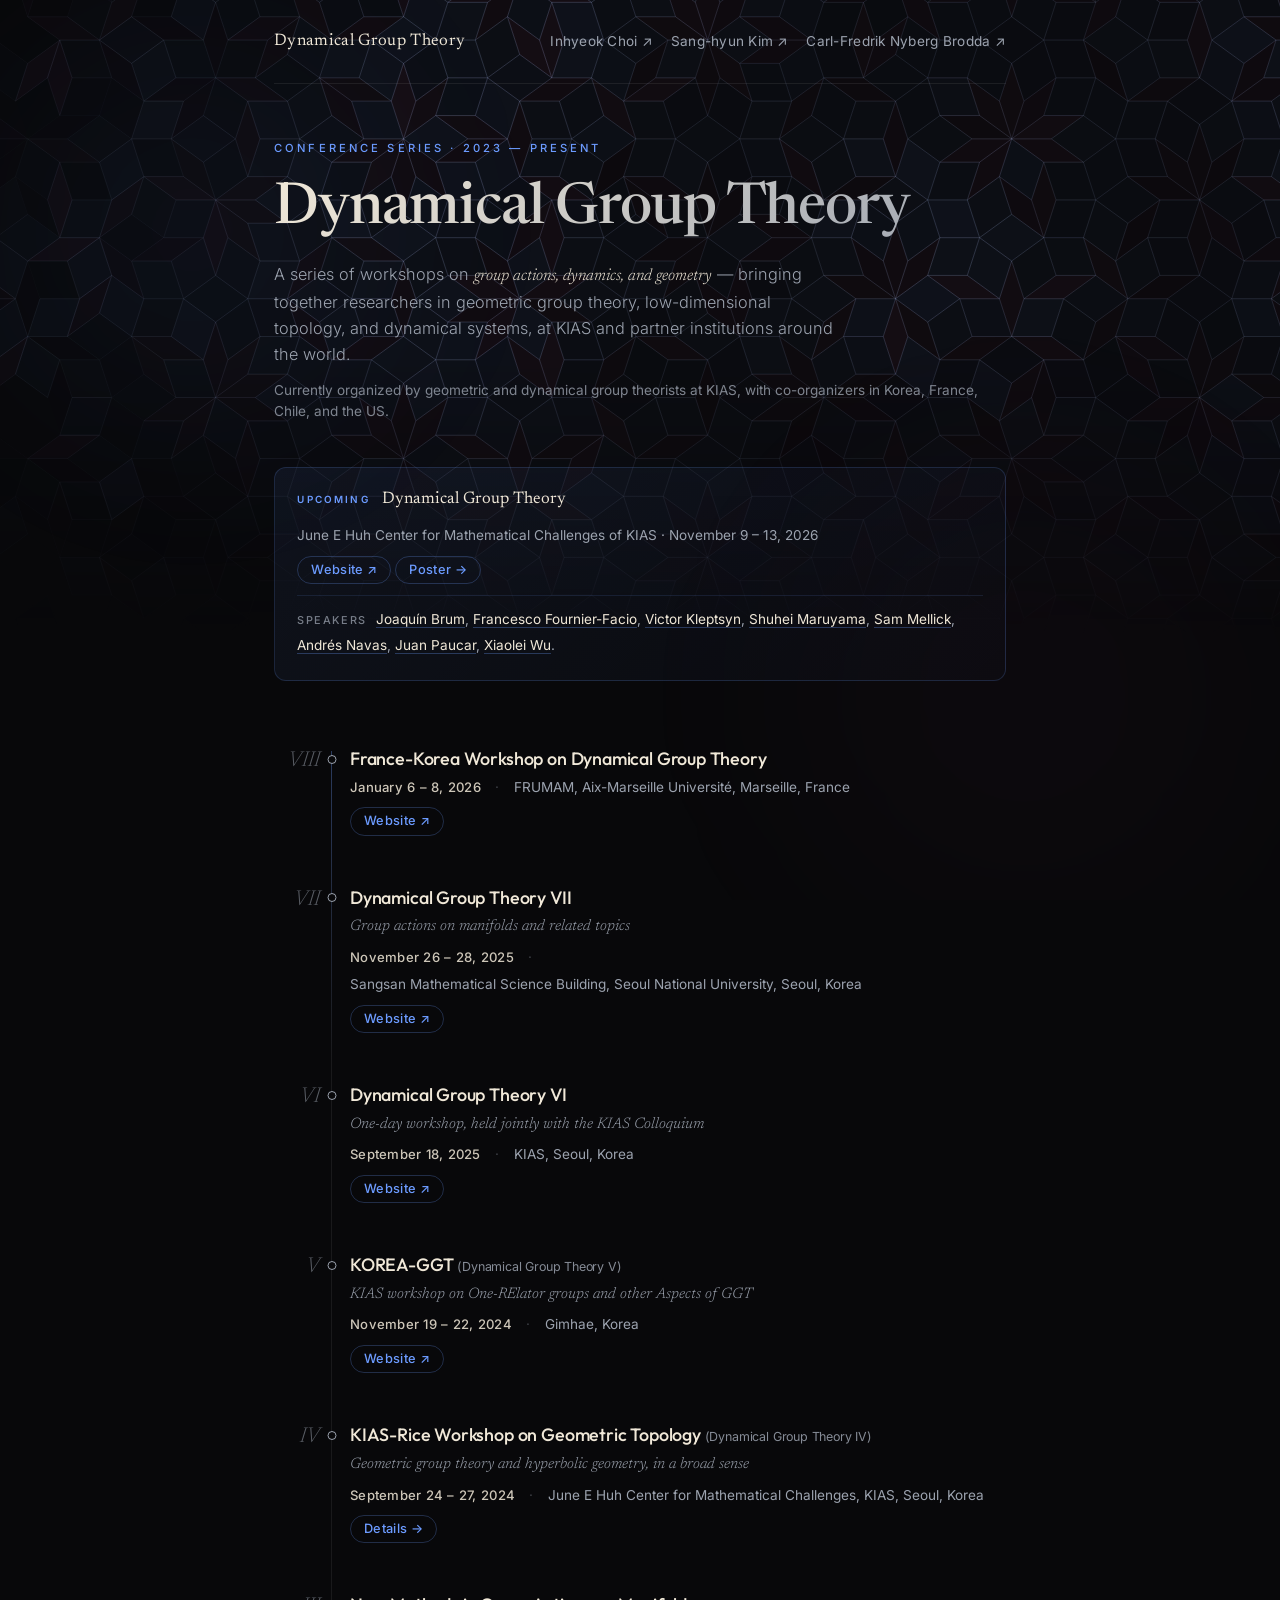
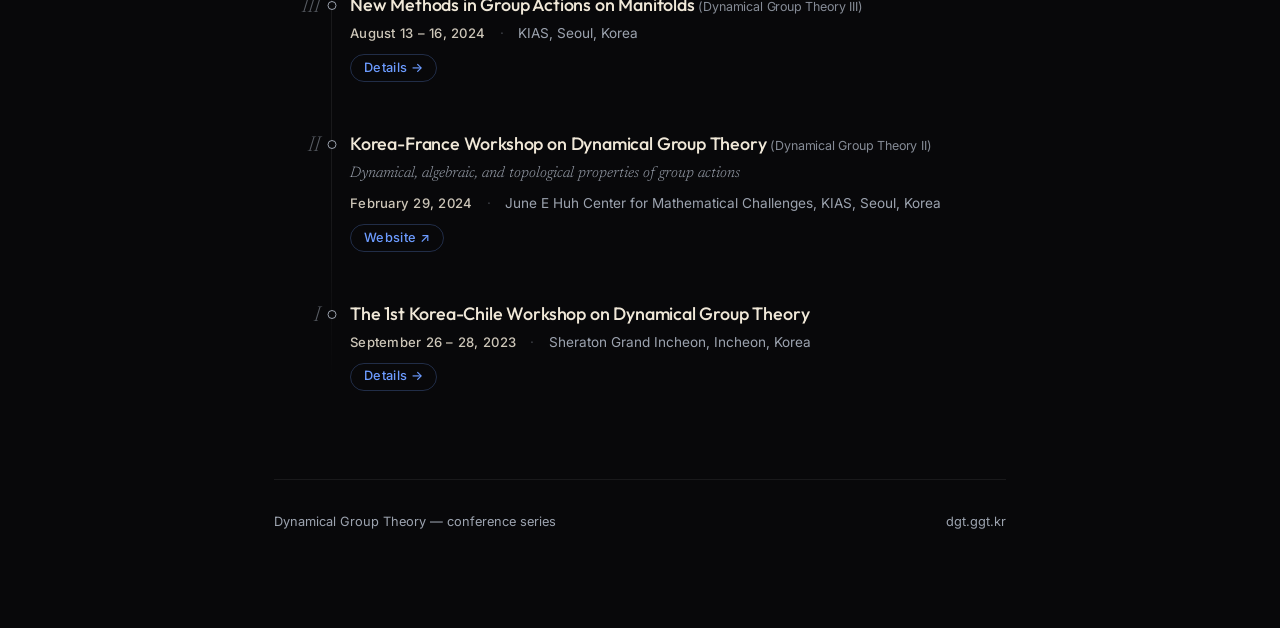
<file: index.html>
<!DOCTYPE html>
<html lang="en">

<head>
    <meta charset="UTF-8">
    <meta name="viewport" content="width=device-width, initial-scale=1.0">
    <title>Dynamical Group Theory</title>
    <meta name="description"
        content="Dynamical Group Theory — a conference series on group actions, dynamics, and geometric group theory, organized at KIAS and partner institutions since 2023.">
    <link rel="preconnect" href="https://fonts.googleapis.com">
    <link href="https://fonts.googleapis.com/css2?family=Newsreader:ital,wght@0,300;0,400;0,500;0,600;1,300;1,400&family=Inter:wght@300;400;500;600&family=Outfit:wght@400;500;600&display=swap"
        rel="stylesheet">
    <style>
        :root {
            --bg-color: #08080a;
            --bg-color-alt: #0e0e12;
            --text-main: #f0e8d8;
            --text-muted: #9ca3af;
            --accent: #6C9BFF;
            --accent-glow: rgba(108, 155, 255, 0.4);
            --border-color: rgba(255, 255, 255, 0.07);
            --card-bg: rgba(14, 14, 18, 0.7);
            --font-sans: 'Inter', system-ui, -apple-system, sans-serif;
            --font-display: 'Outfit', system-ui, sans-serif;
            --font-serif: 'Newsreader', Georgia, serif;
        }

        * {
            margin: 0;
            padding: 0;
            box-sizing: border-box;
        }

        body {
            font-family: var(--font-sans);
            background-color: var(--bg-color);
            color: var(--text-main);
            line-height: 1.6;
            -webkit-font-smoothing: antialiased;
            min-height: 100vh;
            overflow-x: hidden;
        }

        .bg-blobs {
            position: fixed;
            inset: 0;
            z-index: -1;
            overflow: hidden;
            pointer-events: none;
        }

        .blob {
            position: absolute;
            filter: blur(80px);
            opacity: 0.5;
            border-radius: 50%;
            animation: float 20s infinite ease-in-out alternate;
        }

        .blob-1 {
            top: -10%;
            left: -10%;
            width: 50vw;
            height: 50vw;
            background: radial-gradient(circle, rgba(108, 155, 255, 0.1) 0%, rgba(0, 0, 0, 0) 70%);
        }

        .blob-2 {
            bottom: -20%;
            right: -10%;
            width: 60vw;
            height: 60vw;
            background: radial-gradient(circle, rgba(255, 121, 198, 0.06) 0%, rgba(0, 0, 0, 0) 70%);
            animation-delay: -5s;
        }

        /* ── Penrose tiling hero canvas ──────────── */
        #penrose {
            position: absolute;
            top: 0;
            left: 0;
            width: 100%;
            height: clamp(440px, 72vh, 700px);
            z-index: -1;
            pointer-events: none;
            -webkit-mask-image: linear-gradient(to bottom, black 0%, black 55%, transparent 98%);
            mask-image: linear-gradient(to bottom, black 0%, black 55%, transparent 98%);
        }

        @keyframes float {
            0% { transform: translate(0, 0) scale(1); }
            100% { transform: translate(5%, 5%) scale(1.1); }
        }

        .container {
            max-width: 780px;
            margin: 0 auto;
            padding: 0 1.5rem 6rem;
        }

        /* ── Top bar ─────────────────────────────── */
        .topbar {
            display: flex;
            justify-content: space-between;
            align-items: center;
            padding: 1.75rem 0;
            margin-bottom: 3.5rem;
            border-bottom: 1px solid var(--border-color);
        }

        .topbar a {
            text-decoration: none;
            font-size: 0.85rem;
            letter-spacing: 0.02em;
            color: var(--text-muted);
            transition: color 0.25s ease;
        }

        .topbar a:hover {
            color: var(--accent);
        }

        .topbar .wordmark {
            font-family: var(--font-serif);
            font-size: 1.05rem;
            color: var(--text-main);
        }

        .topbar .wordmark:hover {
            color: var(--accent);
        }

        .organizers-links {
            display: flex;
            flex-wrap: wrap;
            justify-content: flex-end;
            gap: 0.35rem 1.1rem;
        }

        /* ── Hero ────────────────────────────────── */
        .kicker {
            font-size: 0.7rem;
            font-weight: 500;
            letter-spacing: 0.28em;
            text-transform: uppercase;
            color: var(--accent);
            margin-bottom: 1.25rem;
        }

        h1 {
            font-family: var(--font-serif);
            font-weight: 500;
            font-size: clamp(2.4rem, 6.5vw, 3.6rem);
            line-height: 1.1;
            letter-spacing: -0.02em;
            background: linear-gradient(135deg, #f0e8d8 0%, #9ca3af 100%);
            -webkit-background-clip: text;
            background-clip: text;
            -webkit-text-fill-color: transparent;
            margin-bottom: 1.25rem;
        }

        .lede {
            font-size: 1.02rem;
            font-weight: 300;
            color: var(--text-muted);
            max-width: 56ch;
            margin-bottom: 0.75rem;
        }

        .lede em {
            font-family: var(--font-serif);
            color: var(--text-main);
        }

        .organizer {
            font-size: 0.85rem;
            color: var(--text-muted);
            opacity: 0.8;
        }

        /* ── Upcoming note ───────────────────────── */
        .upcoming {
            margin: 2.75rem 0 0;
            padding: 1.15rem 1.4rem 1.3rem;
            background: linear-gradient(135deg, rgba(108, 155, 255, 0.07), rgba(108, 155, 255, 0.02));
            border: 1px solid rgba(108, 155, 255, 0.18);
            border-radius: 12px;
        }

        .upcoming .headline {
            display: flex;
            align-items: baseline;
            gap: 0.75rem;
            flex-wrap: wrap;
        }

        .upcoming .badge {
            font-size: 0.62rem;
            font-weight: 600;
            letter-spacing: 0.22em;
            text-transform: uppercase;
            color: var(--accent);
            white-space: nowrap;
        }

        .upcoming .what {
            font-family: var(--font-serif);
            font-size: 1.05rem;
            color: var(--text-main);
        }

        .upcoming .when {
            font-size: 0.85rem;
            color: var(--text-muted);
        }

        .upcoming .speakers-line {
            margin-top: 0.7rem;
            padding-top: 0.7rem;
            border-top: 1px solid rgba(108, 155, 255, 0.12);
            font-size: 0.85rem;
            color: var(--text-muted);
            line-height: 1.9;
        }

        .upcoming .speakers-line .label {
            font-size: 0.68rem;
            font-weight: 500;
            letter-spacing: 0.14em;
            text-transform: uppercase;
            color: var(--text-muted);
            opacity: 0.75;
            margin-right: 0.35rem;
        }

        .upcoming .speakers-line a {
            color: var(--text-main);
            text-decoration: none;
            border-bottom: 1px solid rgba(108, 155, 255, 0.3);
            transition: color 0.2s ease, border-color 0.2s ease;
        }

        .upcoming .speakers-line a:hover {
            color: var(--accent);
            border-color: var(--accent);
        }

        /* ── Timeline ────────────────────────────── */
        .timeline {
            list-style: none;
            margin-top: 4rem;
            position: relative;
            padding-left: 4.75rem;
        }

        .timeline::before {
            content: '';
            position: absolute;
            left: 3.55rem;
            top: 0.4rem;
            bottom: 0.4rem;
            width: 1px;
            background: linear-gradient(to bottom, rgba(108, 155, 255, 0.35), var(--border-color) 25%, var(--border-color) 85%, transparent);
        }

        .event {
            position: relative;
            padding: 0 0 3rem;
        }

        .event:last-child {
            padding-bottom: 0.5rem;
        }

        .event::before {
            content: '';
            position: absolute;
            left: -1.2rem;
            top: 0.62rem;
            transform: translateX(-0.5px);
            width: 7px;
            height: 7px;
            margin-left: -3px;
            border-radius: 50%;
            background: var(--bg-color);
            border: 1.5px solid var(--text-muted);
            transition: border-color 0.3s ease, box-shadow 0.3s ease;
        }

        .event:hover::before {
            border-color: var(--accent);
            box-shadow: 0 0 12px var(--accent-glow);
        }

        .roman {
            position: absolute;
            left: -4.75rem;
            top: 0;
            width: 2.9rem;
            text-align: right;
            font-family: var(--font-serif);
            font-style: italic;
            font-weight: 300;
            font-size: 1.35rem;
            line-height: 1.5;
            color: var(--text-muted);
            opacity: 0.55;
            transition: color 0.3s ease, opacity 0.3s ease;
        }

        .event:hover .roman {
            color: var(--accent);
            opacity: 1;
        }

        .event-name {
            font-family: var(--font-display);
            font-weight: 500;
            font-size: 1.12rem;
            letter-spacing: -0.01em;
            color: var(--text-main);
            margin-bottom: 0.2rem;
        }

        .event-name .series-tag {
            font-family: var(--font-sans);
            font-weight: 400;
            font-size: 0.78rem;
            color: var(--text-muted);
            opacity: 0.85;
            white-space: nowrap;
        }

        .event-theme {
            font-family: var(--font-serif);
            font-style: italic;
            font-weight: 300;
            font-size: 0.95rem;
            color: var(--text-muted);
            margin-bottom: 0.45rem;
            max-width: 52ch;
        }

        .event-meta {
            font-size: 0.85rem;
            color: var(--text-muted);
            display: flex;
            align-items: baseline;
            flex-wrap: wrap;
            gap: 0.35rem 0.9rem;
        }

        .event-meta .date {
            color: var(--text-main);
            opacity: 0.85;
            font-weight: 500;
            font-size: 0.82rem;
            letter-spacing: 0.02em;
        }

        .event-meta .sep {
            opacity: 0.35;
        }

        .event-link {
            display: inline-block;
            margin-top: 0.55rem;
            font-size: 0.8rem;
            font-weight: 500;
            letter-spacing: 0.03em;
            color: var(--accent);
            text-decoration: none;
            border: 1px solid rgba(108, 155, 255, 0.25);
            border-radius: 999px;
            padding: 0.18rem 0.8rem;
            transition: background 0.25s ease, box-shadow 0.25s ease, border-color 0.25s ease;
        }

        .event-link:hover {
            background: rgba(108, 155, 255, 0.1);
            border-color: rgba(108, 155, 255, 0.5);
            box-shadow: 0 0 16px rgba(108, 155, 255, 0.15);
        }

        .event-link.archived {
            color: var(--text-muted);
            border-color: var(--border-color);
        }

        .event-link.archived:hover {
            color: var(--text-main);
            background: rgba(255, 255, 255, 0.04);
            border-color: rgba(255, 255, 255, 0.18);
            box-shadow: none;
        }

        /* ── Footer ──────────────────────────────── */
        footer {
            margin-top: 5rem;
            padding-top: 2rem;
            border-top: 1px solid var(--border-color);
            font-size: 0.8rem;
            color: var(--text-muted);
            display: flex;
            justify-content: space-between;
            flex-wrap: wrap;
            gap: 0.5rem;
        }

        footer a {
            color: var(--text-muted);
            text-decoration: none;
            transition: color 0.25s ease;
        }

        footer a:hover {
            color: var(--accent);
        }

        /* ── Reveal animation ────────────────────────────────────────────────
           Items are visible by default; the script adds .pending only when
           IntersectionObserver is available, so content can never be lost. */
        .reveal {
            transition: opacity 0.7s ease, transform 0.7s ease;
        }

        .reveal.pending {
            opacity: 0;
            transform: translateY(18px);
        }

        @media (max-width: 600px) {
            .timeline {
                padding-left: 3.4rem;
            }

            .timeline::before {
                left: 2.4rem;
            }

            .roman {
                left: -3.4rem;
                width: 1.8rem;
                font-size: 1.1rem;
            }

            .event::before {
                left: -1rem;
            }
        }
    </style>
</head>

<body>
    <div class="bg-blobs">
        <div class="blob blob-1"></div>
        <div class="blob blob-2"></div>
    </div>
    <canvas id="penrose" aria-hidden="true"></canvas>

    <div class="container">
        <nav class="topbar">
            <a href="/" class="wordmark">Dynamical Group Theory</a>
            <span class="organizers-links">
                <a href="https://inhyeokchoi48.github.io/" target="_blank" rel="noopener">Inhyeok Choi ↗</a>
                <a href="https://me.kimsh.kr/" target="_blank" rel="noopener">Sang-hyun Kim ↗</a>
                <a href="https://sites.google.com/view/cf-nb/" target="_blank" rel="noopener">Carl-Fredrik Nyberg Brodda ↗</a>
            </span>
        </nav>

        <header>
            <p class="kicker">Conference Series · 2023 — Present</p>
            <h1>Dynamical Group Theory</h1>
            <p class="lede">A series of workshops on <em>group actions, dynamics, and geometry</em> —
                bringing together researchers in geometric group theory, low-dimensional topology, and
                dynamical systems, at KIAS and partner institutions around the world.</p>
            <p class="organizer">Currently organized by geometric and dynamical group theorists at KIAS, with co-organizers in Korea, France, Chile, and the US.</p>

            <div class="upcoming">
                <p class="headline">
                    <span class="badge">Upcoming</span>
                    <span class="what">Dynamical Group Theory</span>
                    <span class="when">June E Huh Center for Mathematical Challenges of KIAS · November 9 – 13, 2026</span>
                </p>
                <a class="event-link" href="https://sites.google.com/view/dgt9" target="_blank"
                    rel="noopener">Website ↗</a>
                <a class="event-link" href="dgt9/">Poster →</a>
                <p class="speakers-line">
                    <span class="label">Speakers</span>
                    <a href="https://www.fing.edu.uy/es/node/41160" target="_blank" rel="noopener">Joaquín Brum</a>,
                    <a href="https://www.fffmaths.com/" target="_blank" rel="noopener">Francesco
                        Fournier-Facio</a>,
                    <a href="https://perso.univ-rennes1.fr/victor.kleptsyn/" target="_blank" rel="noopener">Victor
                        Kleptsyn</a>,
                    <a href="https://shumaruyama.github.io/homepage/" target="_blank" rel="noopener">Shuhei Maruyama</a>,
                    <a href="https://sammellick.github.io" target="_blank" rel="noopener">Sam Mellick</a>,
                    <a href="https://www.dmcc.usach.cl/personas/andres-navas-flores/" target="_blank"
                        rel="noopener">Andrés Navas</a>,
                    <a href="https://jpaucar.pages.math.cnrs.fr/" target="_blank"
                        rel="noopener">Juan Paucar</a>,
                    <a href="https://wuxiaolei.org/" target="_blank" rel="noopener">Xiaolei Wu</a>.
                </p>
            </div>
        </header>

        <ol class="timeline">
            <li class="event reveal">
                <span class="roman">VIII</span>
                <p class="event-name">France-Korea Workshop on Dynamical Group Theory</p>
                <p class="event-meta">
                    <span class="date">January 6 – 8, 2026</span>
                    <span class="sep">·</span>
                    <span>FRUMAM, Aix-Marseille Université, Marseille, France</span>
                </p>
                <a class="event-link" href="https://mtriestino.perso.math.cnrs.fr/FrKoDGT.html" target="_blank"
                    rel="noopener">Website ↗</a>
            </li>

            <li class="event reveal">
                <span class="roman">VII</span>
                <p class="event-name">Dynamical Group Theory VII</p>
                <p class="event-theme">Group actions on manifolds and related topics</p>
                <p class="event-meta">
                    <span class="date">November 26 – 28, 2025</span>
                    <span class="sep">·</span>
                    <span>Sangsan Mathematical Science Building, Seoul National University, Seoul, Korea</span>
                </p>
                <a class="event-link" href="https://sites.google.com/view/dgtvii" target="_blank"
                    rel="noopener">Website ↗</a>
            </li>

            <li class="event reveal">
                <span class="roman">VI</span>
                <p class="event-name">Dynamical Group Theory VI</p>
                <p class="event-theme">One-day workshop, held jointly with the KIAS Colloquium</p>
                <p class="event-meta">
                    <span class="date">September 18, 2025</span>
                    <span class="sep">·</span>
                    <span>KIAS, Seoul, Korea</span>
                </p>
                <a class="event-link" href="https://sites.google.com/view/dgt6" target="_blank"
                    rel="noopener">Website ↗</a>
            </li>

            <li class="event reveal">
                <span class="roman">V</span>
                <p class="event-name">KOREA-GGT <span class="series-tag">(Dynamical Group Theory V)</span></p>
                <p class="event-theme">KIAS workshop on One-RElator groups and other Aspects of GGT</p>
                <p class="event-meta">
                    <span class="date">November 19 – 22, 2024</span>
                    <span class="sep">·</span>
                    <span>Gimhae, Korea</span>
                </p>
                <a class="event-link" href="https://sites.google.com/view/dgt5" target="_blank"
                    rel="noopener">Website ↗</a>
            </li>

            <li class="event reveal">
                <span class="roman">IV</span>
                <p class="event-name">KIAS-Rice Workshop on Geometric Topology <span class="series-tag">(Dynamical
                        Group Theory IV)</span></p>
                <p class="event-theme">Geometric group theory and hyperbolic geometry, in a broad sense</p>
                <p class="event-meta">
                    <span class="date">September 24 – 27, 2024</span>
                    <span class="sep">·</span>
                    <span>June E Huh Center for Mathematical Challenges, KIAS, Seoul, Korea</span>
                </p>
                <a class="event-link" href="dgt4/">Details →</a>
            </li>

            <li class="event reveal">
                <span class="roman">III</span>
                <p class="event-name">New Methods in Group Actions on Manifolds <span class="series-tag">(Dynamical
                        Group Theory III)</span></p>
                <p class="event-meta">
                    <span class="date">August 13 – 16, 2024</span>
                    <span class="sep">·</span>
                    <span>KIAS, Seoul, Korea</span>
                </p>
                <a class="event-link" href="dgt3/">Details →</a>
            </li>

            <li class="event reveal">
                <span class="roman">II</span>
                <p class="event-name">Korea-France Workshop on Dynamical Group Theory <span
                        class="series-tag">(Dynamical Group Theory II)</span></p>
                <p class="event-theme">Dynamical, algebraic, and topological properties of group actions</p>
                <p class="event-meta">
                    <span class="date">February 29, 2024</span>
                    <span class="sep">·</span>
                    <span>June E Huh Center for Mathematical Challenges, KIAS, Seoul, Korea</span>
                </p>
                <a class="event-link" href="https://events.kias.re.kr/h/KRdgt/" target="_blank"
                    rel="noopener">Website ↗</a>
            </li>

            <li class="event reveal">
                <span class="roman">I</span>
                <p class="event-name">The 1st Korea-Chile Workshop on Dynamical Group Theory</p>
                <p class="event-meta">
                    <span class="date">September 26 – 28, 2023</span>
                    <span class="sep">·</span>
                    <span>Sheraton Grand Incheon, Incheon, Korea</span>
                </p>
                <a class="event-link" href="dgt1/">Details →</a>
            </li>
        </ol>

        <footer>
            <span>Dynamical Group Theory — conference series</span>
            <a href="/">dgt.ggt.kr</a>
        </footer>
    </div>

    <script>
        /* ── Penrose P3 hero — de Bruijn pentagrid ─────────────────────────
           Exactly two tile shapes: thick rhombus (72°/108°, blue) and thin
           rhombus (36°/144°, rose). Slow circular pan + breathing shimmer.
           Static frame when prefers-reduced-motion (or #static, for tests). */
        (function () {
            const canvas = document.getElementById('penrose');
            if (!canvas || !canvas.getContext) return;
            const ctx = canvas.getContext('2d');
            const REDUCED = matchMedia('(prefers-reduced-motion: reduce)').matches
                || location.hash === '#static';
            const TAU = Math.PI * 2;
            const GAMMA = [0, 1, 2, 3, 4].map(j => ((0.13 + 0.618034 * j) % 1) - 0.5);
            const E = [0, 1, 2, 3, 4].map(j => [Math.cos(TAU * j / 5), Math.sin(TAU * j / 5)]);
            const PAN_R = 70, PAN_T = 150;          // px, seconds per revolution
            let tiles = [], W = 0, H = 0, maxDist = 1, raf = 0, visible = true;
            const mouse = { x: -1e4, y: -1e4 };

            function generate() {
                const dpr = Math.min(devicePixelRatio || 1, 2);
                W = canvas.clientWidth; H = canvas.clientHeight;
                canvas.width = W * dpr; canvas.height = H * dpr;
                ctx.setTransform(dpr, 0, 0, dpr, 0, 0);
                const edge = Math.max(30, Math.min(46, W * 0.031));
                const cx = W * 0.74, cy = H * 0.40;
                const reach = Math.hypot(Math.max(cx, W - cx), Math.max(cy, H - cy)) + PAN_R;
                const R = Math.ceil(reach / edge) + 2;
                tiles = []; maxDist = 1;
                for (let j = 0; j < 4; j++) for (let l = j + 1; l < 5; l++) {
                    const [ej, el] = [E[j], E[l]];
                    const det = ej[0] * el[1] - ej[1] * el[0];
                    for (let kj = -R; kj <= R; kj++) for (let kl = -R; kl <= R; kl++) {
                        const a = kj - GAMMA[j], b = kl - GAMMA[l];
                        const px = (a * el[1] - b * ej[1]) / det;
                        const py = (b * ej[0] - a * el[0]) / det;
                        if (px * px + py * py > (R - 1.5) * (R - 1.5)) continue;
                        const K = [];
                        for (let m = 0; m < 5; m++)
                            K[m] = m === j ? kj : m === l ? kl
                                : Math.ceil(px * E[m][0] + py * E[m][1] + GAMMA[m]);
                        const verts = [[0, 0], [1, 0], [1, 1], [0, 1]].map(([dj, dl]) => {
                            let x = 0, y = 0;
                            for (let m = 0; m < 5; m++) {
                                const k = m === j ? kj + dj : m === l ? kl + dl : K[m];
                                x += k * E[m][0]; y += k * E[m][1];
                            }
                            return [cx + x * edge, cy + y * edge];
                        });
                        const tx = (verts[0][0] + verts[2][0]) / 2, ty = (verts[0][1] + verts[2][1]) / 2;
                        if (tx < -80 || tx > W + 80 || ty < -80 || ty > H + 80) continue;
                        const path = new Path2D();
                        path.moveTo(verts[0][0], verts[0][1]);
                        for (let i = 1; i < 4; i++) path.lineTo(verts[i][0], verts[i][1]);
                        path.closePath();
                        const d = Math.hypot(tx - cx, ty - cy);
                        maxDist = Math.max(maxDist, d);
                        tiles.push({
                            path, x: tx, y: ty, d,
                            thick: (l - j === 1 || l - j === 4),
                            v: 0.75 + Math.random() * 0.5,      // per-tile brightness
                            rnd: Math.random()
                        });
                    }
                }
            }

            function draw(tSec) {
                ctx.clearRect(0, 0, W, H);
                const panA = TAU * tSec / PAN_T;
                const ox = REDUCED ? 0 : Math.cos(panA) * PAN_R * 0.5 - Math.cos(panA * 2) * PAN_R * 0.5;
                const oy = REDUCED ? 0 : Math.sin(panA) * PAN_R * 0.35;
                ctx.save();
                ctx.translate(ox, oy);
                for (const t of tiles) {
                    const born = REDUCED ? 1
                        : Math.max(0, Math.min(1, (tSec - (t.d / maxDist) * 1.7 - t.rnd * 0.35) * 2));
                    if (born === 0) continue;
                    const breath = REDUCED ? 1
                        : 0.8 + 0.25 * Math.sin(tSec * 0.35 - t.d * 0.012 + t.rnd * 1.5);
                    const mx = t.x + ox - mouse.x, my = t.y + oy - mouse.y;
                    const md2 = mx * mx + my * my;
                    const glow = md2 < 14400 ? (1 - md2 / 14400) : 0;   // 120px radius
                    const fillA = (t.thick ? 0.055 : 0.042) * t.v * breath * born + glow * 0.05;
                    ctx.fillStyle = t.thick
                        ? `rgba(108,155,255,${fillA})`
                        : `rgba(255,121,198,${fillA})`;
                    ctx.fill(t.path);
                    ctx.strokeStyle = `rgba(185,200,255,${(0.10 * born * breath + glow * 0.25).toFixed(3)})`;
                    ctx.lineWidth = 1;
                    ctx.stroke(t.path);
                }
                ctx.restore();
            }

            const t0 = performance.now();
            let lastFrame = 0;
            function loop(now) {
                raf = requestAnimationFrame(loop);
                if (now - lastFrame < 33 || !visible) return;   // ~30 fps
                lastFrame = now;
                draw((now - t0) / 1000);
            }

            generate();
            if (REDUCED) { draw(1e4); return; }
            raf = requestAnimationFrame(loop);
            document.addEventListener('visibilitychange', () => { visible = !document.hidden; });
            new IntersectionObserver(en => { visible = en[0].isIntersecting && !document.hidden; })
                .observe(canvas);
            if (matchMedia('(pointer: fine)').matches)
                addEventListener('pointermove', e => {
                    const r = canvas.getBoundingClientRect();
                    mouse.x = e.clientX - r.left; mouse.y = e.clientY - r.top;
                }, { passive: true });
            let rt;
            addEventListener('resize', () => { clearTimeout(rt); rt = setTimeout(generate, 200); });
        })();

        if ('IntersectionObserver' in window && window.innerHeight > 0) {
            const observer = new IntersectionObserver((entries) => {
                entries.forEach((entry) => {
                    if (entry.isIntersecting) {
                        entry.target.classList.remove('pending');
                        observer.unobserve(entry.target);
                    }
                });
            }, { threshold: 0.15 });
            document.querySelectorAll('.timeline .reveal').forEach((el) => {
                if (el.getBoundingClientRect().top > window.innerHeight) {
                    el.classList.add('pending');
                    observer.observe(el);
                }
            });
        }
    </script>
</body>

</html>
</file>
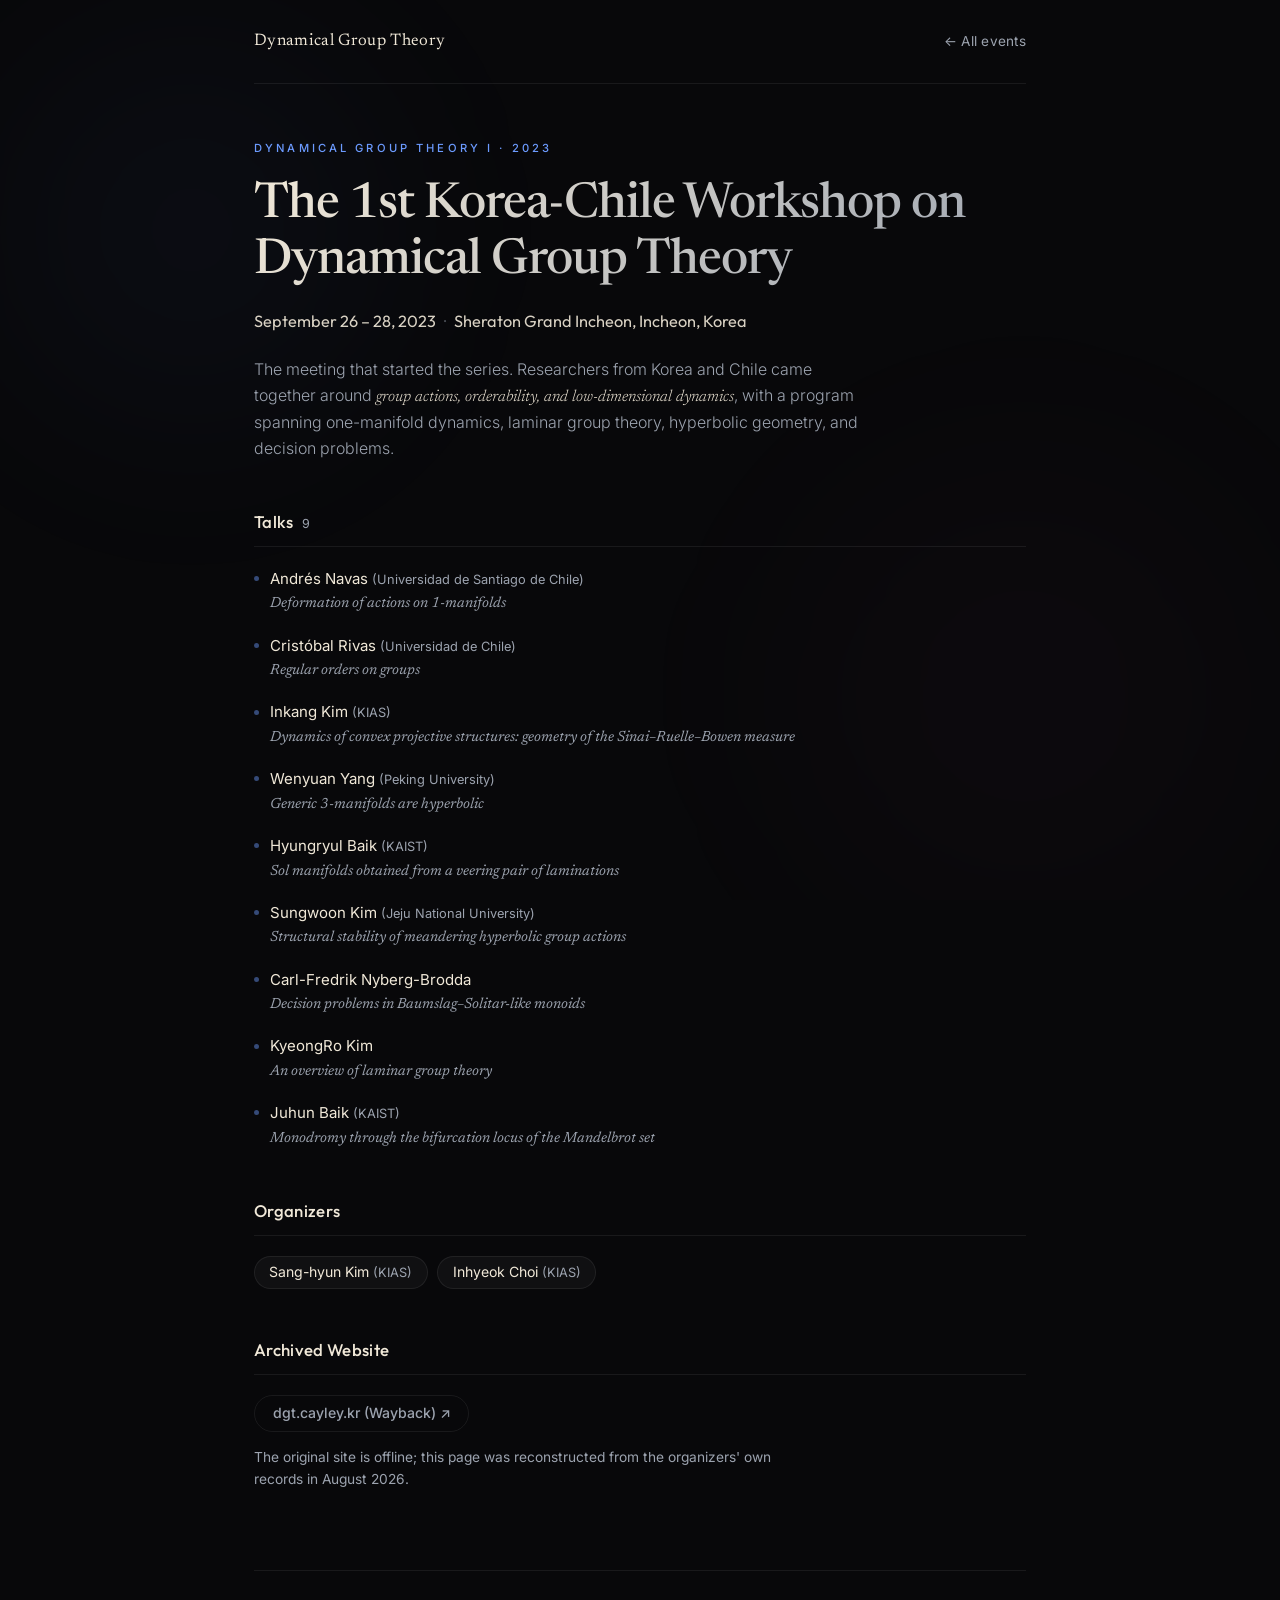
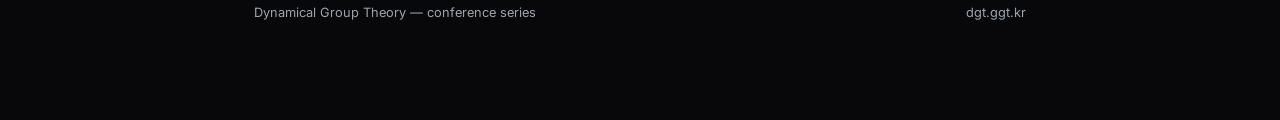
<file: dgt1/index.html>
<!DOCTYPE html>
<html lang="en">

<head>
    <meta charset="UTF-8">
    <meta name="viewport" content="width=device-width, initial-scale=1.0">
    <title>Dynamical Group Theory I</title>
    <meta name="description"
        content="The 1st Korea-Chile Workshop on Dynamical Group Theory (Dynamical Group Theory I), Sheraton Grand Incheon, Korea, September 26-28, 2023.">
    <link rel="preconnect" href="https://fonts.googleapis.com">
    <link href="https://fonts.googleapis.com/css2?family=Newsreader:ital,wght@0,300;0,400;0,500;0,600;1,300;1,400&family=Inter:wght@300;400;500;600&family=Outfit:wght@400;500;600&display=swap"
        rel="stylesheet">
    <link rel="stylesheet" href="../event.css">
</head>

<body>
    <div class="bg-blobs">
        <div class="blob blob-1"></div>
        <div class="blob blob-2"></div>
    </div>

    <div class="container">
        <nav class="topbar">
            <a href="../" class="wordmark">Dynamical Group Theory</a>
            <a href="../">← All events</a>
        </nav>

        <header>
            <p class="kicker">Dynamical Group Theory I · 2023</p>
            <h1>The 1st Korea-Chile Workshop on Dynamical Group Theory</h1>
            <p class="when-where">September 26 – 28, 2023<span class="sep">·</span>Sheraton Grand Incheon,
                Incheon, Korea</p>
            <p class="lede">The meeting that started the series. Researchers from Korea and Chile came together
                around <em>group actions, orderability, and low-dimensional dynamics</em>, with a program spanning
                one-manifold dynamics, laminar group theory, hyperbolic geometry, and decision problems.</p>
        </header>

        <section>
            <h2>Talks<span class="count">9</span></h2>
            <ul class="speakers with-titles">
                <li>Andrés Navas <span class="aff">(Universidad de Santiago de Chile)</span>
                    <span class="talk">Deformation of actions on 1-manifolds</span>
                </li>
                <li>Cristóbal Rivas <span class="aff">(Universidad de Chile)</span>
                    <span class="talk">Regular orders on groups</span>
                </li>
                <li>Inkang Kim <span class="aff">(KIAS)</span>
                    <span class="talk">Dynamics of convex projective structures: geometry of the
                        Sinai–Ruelle–Bowen measure</span>
                </li>
                <li>Wenyuan Yang <span class="aff">(Peking University)</span>
                    <span class="talk">Generic 3-manifolds are hyperbolic</span>
                </li>
                <li>Hyungryul Baik <span class="aff">(KAIST)</span>
                    <span class="talk">Sol manifolds obtained from a veering pair of laminations</span>
                </li>
                <li>Sungwoon Kim <span class="aff">(Jeju National University)</span>
                    <span class="talk">Structural stability of meandering hyperbolic group actions</span>
                </li>
                <li>Carl-Fredrik Nyberg-Brodda
                    <span class="talk">Decision problems in Baumslag–Solitar-like monoids</span>
                </li>
                <li>KyeongRo Kim
                    <span class="talk">An overview of laminar group theory</span>
                </li>
                <li>Juhun Baik <span class="aff">(KAIST)</span>
                    <span class="talk">Monodromy through the bifurcation locus of the Mandelbrot set</span>
                </li>
            </ul>
        </section>

        <section>
            <h2>Organizers</h2>
            <ul class="pills">
                <li>Sang-hyun Kim <span class="aff">(KIAS)</span></li>
                <li>Inhyeok Choi <span class="aff">(KIAS)</span></li>
            </ul>
        </section>

        <section>
            <h2>Archived Website</h2>
            <div class="docs">
                <a class="doc-link archived" href="https://web.archive.org/web/20240111130228/https://dgt.cayley.kr/"
                    target="_blank" rel="noopener">dgt.cayley.kr (Wayback) ↗</a>
            </div>
            <p class="plain" style="margin-top: 0.9rem;">The original site is offline; this page was reconstructed
                from the organizers' own records in August 2026.</p>
        </section>

        <footer>
            <span>Dynamical Group Theory — conference series</span>
            <a href="../">dgt.ggt.kr</a>
        </footer>
    </div>
</body>

</html>
</file>
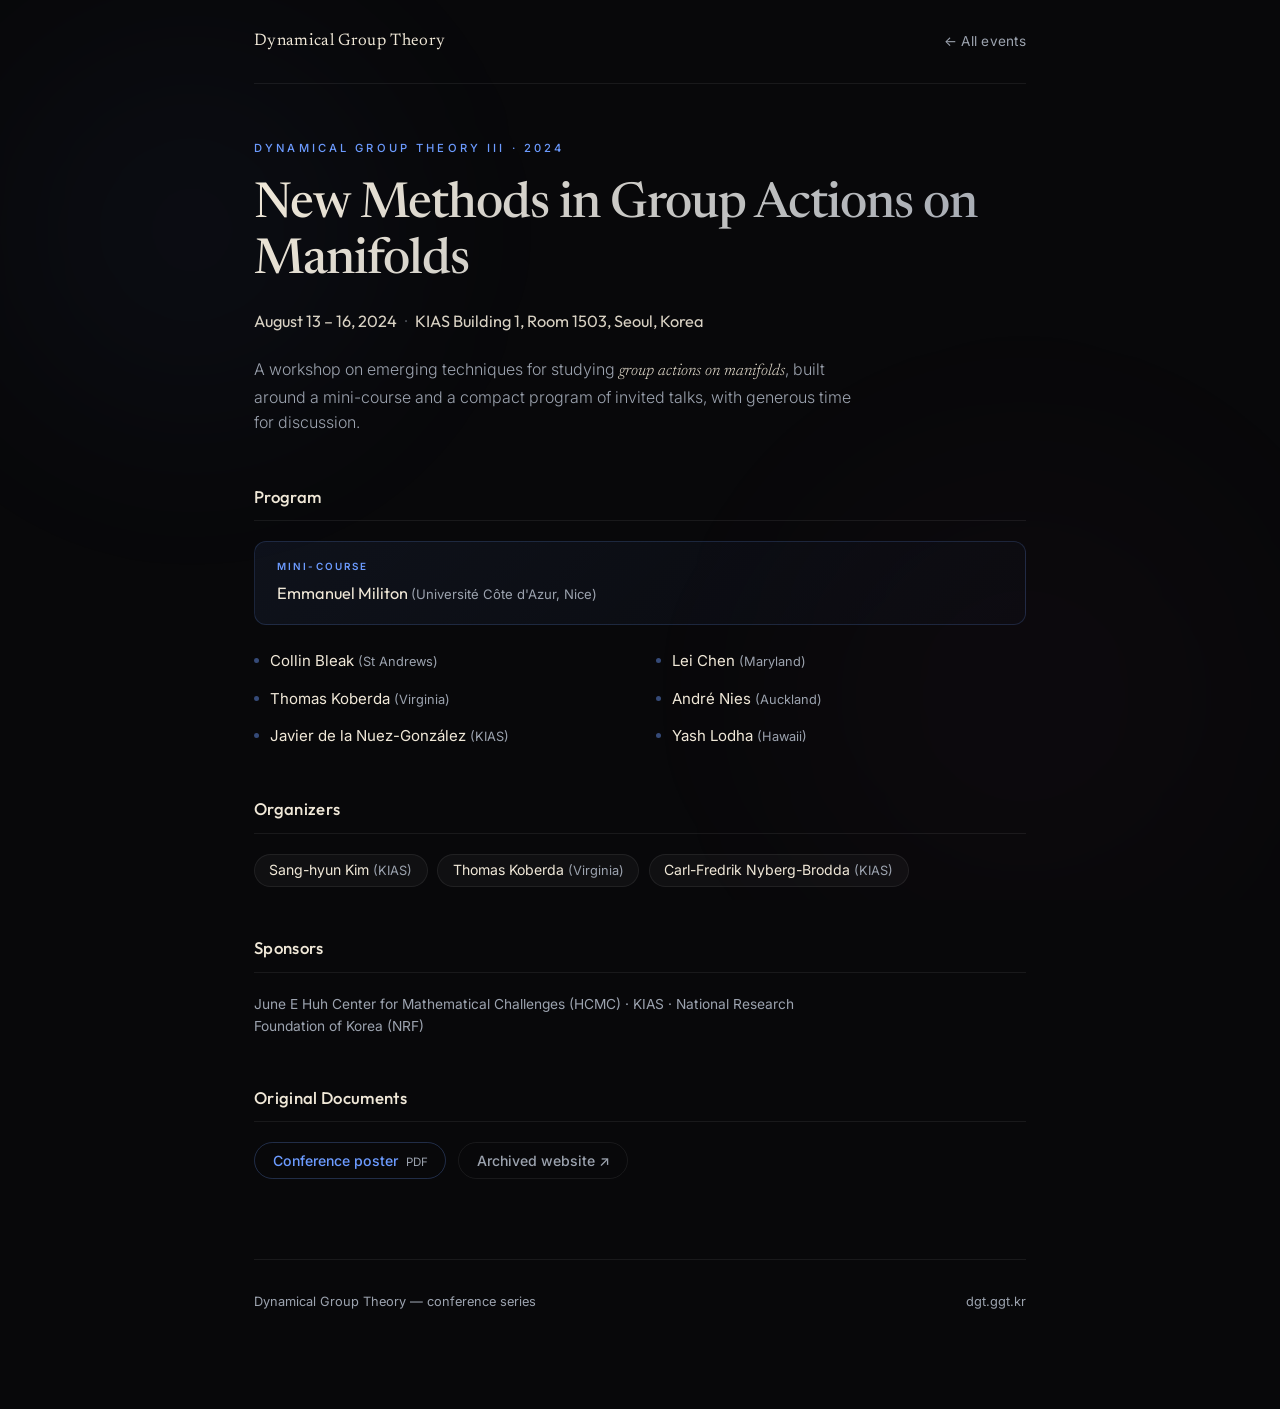
<file: dgt3/index.html>
<!DOCTYPE html>
<html lang="en">

<head>
    <meta charset="UTF-8">
    <meta name="viewport" content="width=device-width, initial-scale=1.0">
    <title>Dynamical Group Theory III</title>
    <meta name="description"
        content="New Methods in Group Actions on Manifolds (Dynamical Group Theory III), KIAS, Seoul, Korea, August 13-16, 2024.">
    <link rel="preconnect" href="https://fonts.googleapis.com">
    <link href="https://fonts.googleapis.com/css2?family=Newsreader:ital,wght@0,300;0,400;0,500;0,600;1,300;1,400&family=Inter:wght@300;400;500;600&family=Outfit:wght@400;500;600&display=swap"
        rel="stylesheet">
    <link rel="stylesheet" href="../event.css">
</head>

<body>
    <div class="bg-blobs">
        <div class="blob blob-1"></div>
        <div class="blob blob-2"></div>
    </div>

    <div class="container">
        <nav class="topbar">
            <a href="../" class="wordmark">Dynamical Group Theory</a>
            <a href="../">← All events</a>
        </nav>

        <header>
            <p class="kicker">Dynamical Group Theory III · 2024</p>
            <h1>New Methods in Group Actions on Manifolds</h1>
            <p class="when-where">August 13 – 16, 2024<span class="sep">·</span>KIAS Building 1, Room 1503,
                Seoul, Korea</p>
            <p class="lede">A workshop on emerging techniques for studying <em>group actions on manifolds</em>,
                built around a mini-course and a compact program of invited talks, with generous time for
                discussion.</p>
        </header>

        <section>
            <h2>Program</h2>
            <div class="mini-course">
                <span class="badge">Mini-course</span>
                <span class="who">Emmanuel Militon <span class="aff">(Université Côte d'Azur, Nice)</span></span>
            </div>
            <ul class="speakers">
                <li>Collin Bleak <span class="aff">(St Andrews)</span></li>
                <li>Lei Chen <span class="aff">(Maryland)</span></li>
                <li>Thomas Koberda <span class="aff">(Virginia)</span></li>
                <li>André Nies <span class="aff">(Auckland)</span></li>
                <li>Javier de la Nuez-González <span class="aff">(KIAS)</span></li>
                <li>Yash Lodha <span class="aff">(Hawaii)</span></li>
            </ul>
        </section>

        <section>
            <h2>Organizers</h2>
            <ul class="pills">
                <li>Sang-hyun Kim <span class="aff">(KIAS)</span></li>
                <li>Thomas Koberda <span class="aff">(Virginia)</span></li>
                <li>Carl-Fredrik Nyberg-Brodda <span class="aff">(KIAS)</span></li>
            </ul>
        </section>

        <section>
            <h2>Sponsors</h2>
            <p class="plain">June E Huh Center for Mathematical Challenges (HCMC) · KIAS · National Research
                Foundation of Korea (NRF)</p>
        </section>

        <section>
            <h2>Original Documents</h2>
            <div class="docs">
                <a class="doc-link" href="poster.pdf" target="_blank" rel="noopener">Conference poster <span
                        class="kind">PDF</span></a>
                <a class="doc-link archived"
                    href="https://web.archive.org/web/20241004232423/https://sites.google.com/view/dgt3-kias"
                    target="_blank" rel="noopener">Archived website ↗</a>
            </div>
        </section>

        <footer>
            <span>Dynamical Group Theory — conference series</span>
            <a href="../">dgt.ggt.kr</a>
        </footer>
    </div>
</body>

</html>
</file>
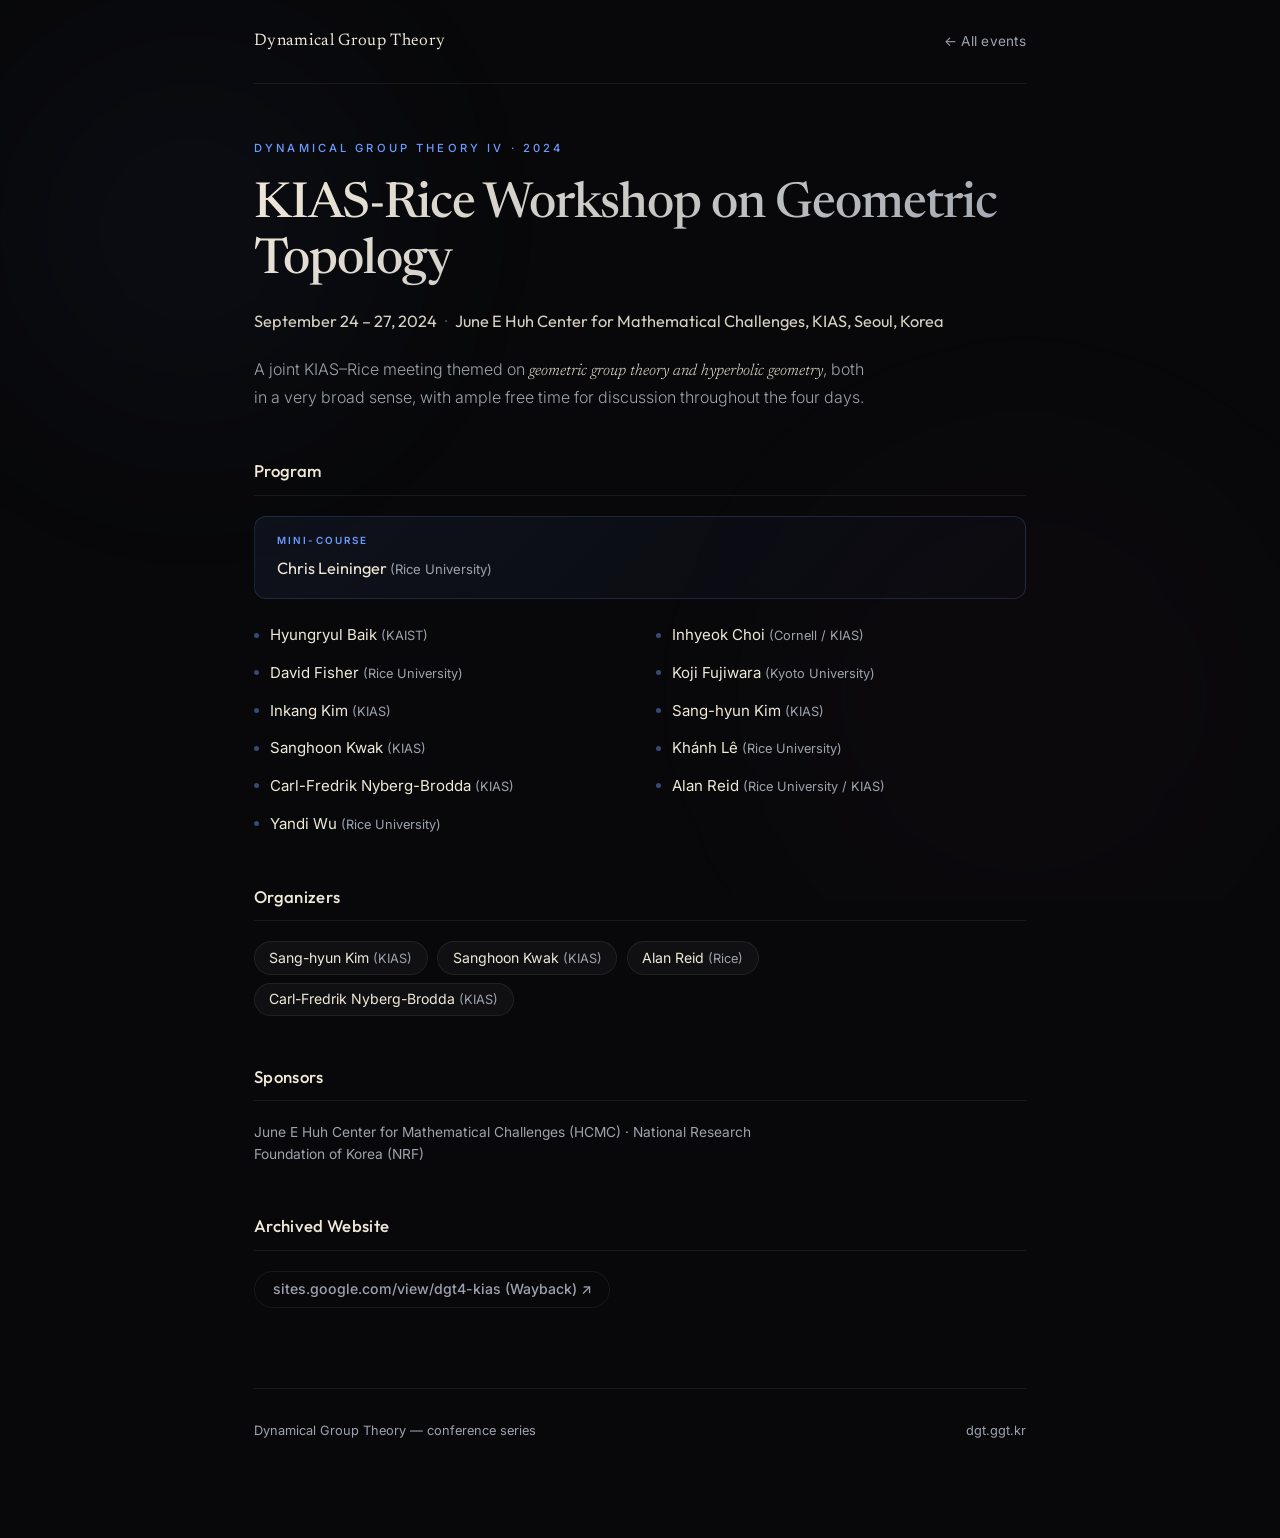
<file: dgt4/index.html>
<!DOCTYPE html>
<html lang="en">

<head>
    <meta charset="UTF-8">
    <meta name="viewport" content="width=device-width, initial-scale=1.0">
    <title>Dynamical Group Theory IV</title>
    <meta name="description"
        content="KIAS-Rice Workshop on Geometric Topology (Dynamical Group Theory IV), June E Huh Center for Mathematical Challenges, KIAS, Seoul, September 24-27, 2024.">
    <link rel="preconnect" href="https://fonts.googleapis.com">
    <link href="https://fonts.googleapis.com/css2?family=Newsreader:ital,wght@0,300;0,400;0,500;0,600;1,300;1,400&family=Inter:wght@300;400;500;600&family=Outfit:wght@400;500;600&display=swap"
        rel="stylesheet">
    <link rel="stylesheet" href="../event.css">
</head>

<body>
    <div class="bg-blobs">
        <div class="blob blob-1"></div>
        <div class="blob blob-2"></div>
    </div>

    <div class="container">
        <nav class="topbar">
            <a href="../" class="wordmark">Dynamical Group Theory</a>
            <a href="../">← All events</a>
        </nav>

        <header>
            <p class="kicker">Dynamical Group Theory IV · 2024</p>
            <h1>KIAS-Rice Workshop on Geometric Topology</h1>
            <p class="when-where">September 24 – 27, 2024<span class="sep">·</span>June E Huh Center for
                Mathematical Challenges, KIAS, Seoul, Korea</p>
            <p class="lede">A joint KIAS–Rice meeting themed on <em>geometric group theory and hyperbolic
                geometry</em>, both in a very broad sense, with ample free time for discussion throughout the
                four days.</p>
        </header>

        <section>
            <h2>Program</h2>
            <div class="mini-course">
                <span class="badge">Mini-course</span>
                <span class="who">Chris Leininger <span class="aff">(Rice University)</span></span>
            </div>
            <ul class="speakers">
                <li>Hyungryul Baik <span class="aff">(KAIST)</span></li>
                <li>Inhyeok Choi <span class="aff">(Cornell / KIAS)</span></li>
                <li>David Fisher <span class="aff">(Rice University)</span></li>
                <li>Koji Fujiwara <span class="aff">(Kyoto University)</span></li>
                <li>Inkang Kim <span class="aff">(KIAS)</span></li>
                <li>Sang-hyun Kim <span class="aff">(KIAS)</span></li>
                <li>Sanghoon Kwak <span class="aff">(KIAS)</span></li>
                <li>Khánh Lê <span class="aff">(Rice University)</span></li>
                <li>Carl-Fredrik Nyberg-Brodda <span class="aff">(KIAS)</span></li>
                <li>Alan Reid <span class="aff">(Rice University / KIAS)</span></li>
                <li>Yandi Wu <span class="aff">(Rice University)</span></li>
            </ul>
        </section>

        <section>
            <h2>Organizers</h2>
            <ul class="pills">
                <li>Sang-hyun Kim <span class="aff">(KIAS)</span></li>
                <li>Sanghoon Kwak <span class="aff">(KIAS)</span></li>
                <li>Alan Reid <span class="aff">(Rice)</span></li>
                <li>Carl-Fredrik Nyberg-Brodda <span class="aff">(KIAS)</span></li>
            </ul>
        </section>

        <section>
            <h2>Sponsors</h2>
            <p class="plain">June E Huh Center for Mathematical Challenges (HCMC) · National Research Foundation
                of Korea (NRF)</p>
        </section>

        <section>
            <h2>Archived Website</h2>
            <div class="docs">
                <a class="doc-link archived"
                    href="https://web.archive.org/web/20250916114036/https://sites.google.com/view/dgt4-kias"
                    target="_blank" rel="noopener">sites.google.com/view/dgt4-kias (Wayback) ↗</a>
            </div>
        </section>

        <footer>
            <span>Dynamical Group Theory — conference series</span>
            <a href="../">dgt.ggt.kr</a>
        </footer>
    </div>
</body>

</html>
</file>
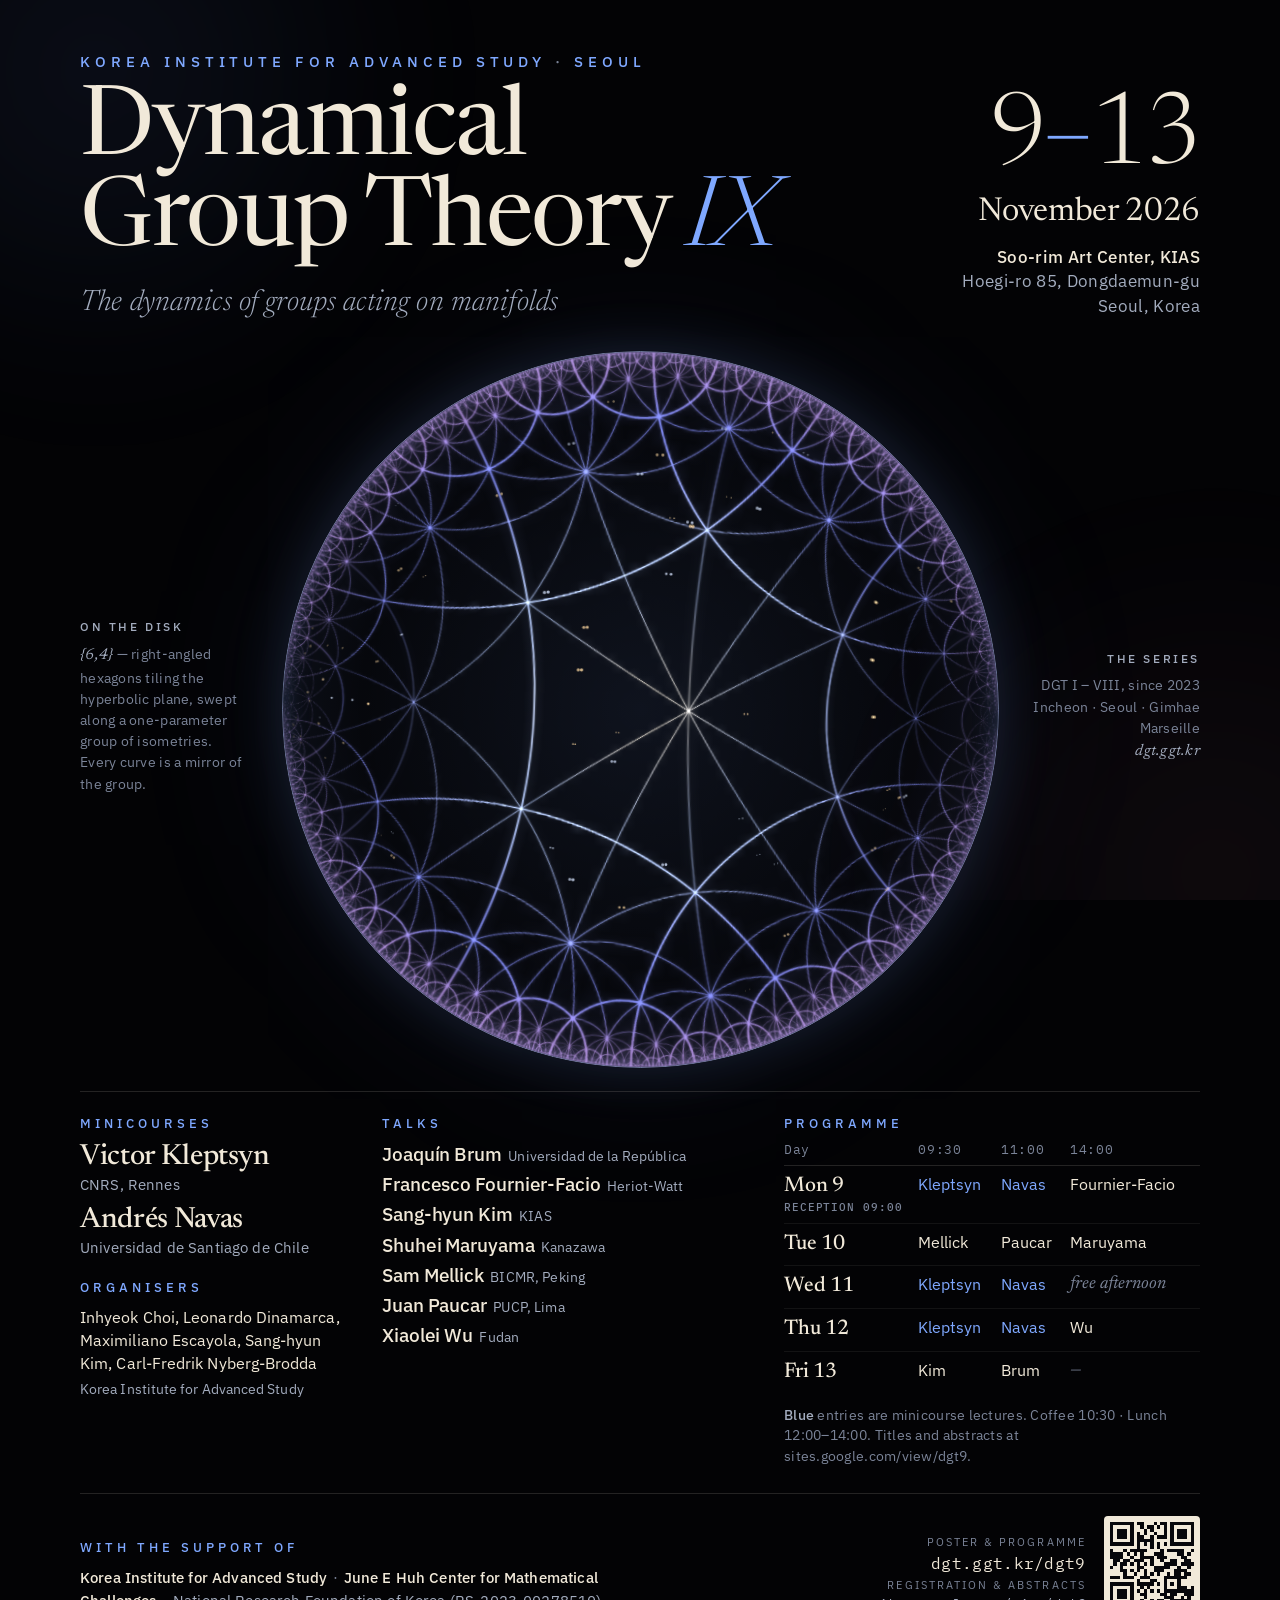
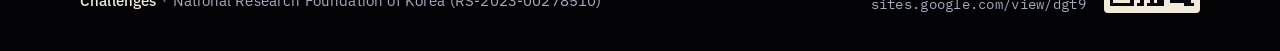
<file: dgt9/index.html>
<!doctype html>
<html lang="en">
<head>
<meta charset="utf-8">
<meta name="viewport" content="width=device-width, initial-scale=1, viewport-fit=cover">
<meta name="description" content="Dynamical Group Theory IX — KIAS, Seoul, 9–13 November 2026. Conference poster.">
</head>
<body>
<title>DGT9 Poster</title>
<meta name="claude:viewport-fit-sides" content="cover">
<meta name="description" content="Dynamical Group Theory IX — a conference on the dynamics of groups acting on manifolds. KIAS, Seoul, 9–13 November 2026. Minicourses by Victor Kleptsyn and Andrés Navas.">
<meta name="theme-color" content="#07070b">
<meta property="og:type" content="website">
<meta property="og:title" content="Dynamical Group Theory IX — KIAS, Seoul, 9–13 November 2026">
<meta property="og:description" content="The dynamics of groups acting on manifolds. Minicourses by Victor Kleptsyn and Andrés Navas; talks by Brum, Fournier-Facio, Kim, Maruyama, Mellick, Paucar and Wu.">
<meta property="og:site_name" content="Dynamical Group Theory">
<meta property="og:url" content="https://dgt.ggt.kr/dgt9/">
<meta property="og:image" content="https://dgt.ggt.kr/dgt9/dgt9-og.png">
<meta property="og:image:width" content="1200"><meta property="og:image:height" content="630">
<meta name="twitter:card" content="summary_large_image">
<link rel="canonical" href="https://dgt.ggt.kr/dgt9/">
<link rel="icon" href="data:image/svg+xml,%3Csvg xmlns='http://www.w3.org/2000/svg' viewBox='0 0 64 64'%3E%3Ccircle cx='32' cy='32' r='30' fill='%2307070b' stroke='%237fa8ff' stroke-width='2'/%3E%3Ccircle cx='32' cy='32' r='15' fill='none' stroke='%23f1e9d9' stroke-width='2'/%3E%3Cpath d='M32 2v60M2 32h60' stroke='%237fa8ff' stroke-opacity='.5' stroke-width='1.5'/%3E%3C/svg%3E">
<script type="application/ld+json">
{"@context":"https://schema.org","@type":"Event","name":"Dynamical Group Theory IX","description":"Conference on the dynamics of groups acting on manifolds. Minicourses by Victor Kleptsyn and Andrés Navas.","startDate":"2026-11-09","endDate":"2026-11-13","eventStatus":"https://schema.org/EventScheduled","eventAttendanceMode":"https://schema.org/OfflineEventAttendanceMode","location":{"@type":"Place","name":"Soo-rim Art Center, Korea Institute for Advanced Study","address":{"@type":"PostalAddress","streetAddress":"85 Hoegi-ro","addressLocality":"Dongdaemun-gu","addressRegion":"Seoul","addressCountry":"KR"}},"organizer":{"@type":"Organization","name":"Korea Institute for Advanced Study","url":"https://www.kias.re.kr"},"url":"https://sites.google.com/view/dgt9","isAccessibleForFree":true}
</script>
<link rel="preconnect" href="https://fonts.googleapis.com">
<link rel="preconnect" href="https://fonts.gstatic.com" crossorigin>
<link rel="stylesheet" href="https://fonts.googleapis.com/css2?family=Newsreader:ital,opsz,wght@0,6..72,300..600;1,6..72,300..500&family=IBM+Plex+Sans:wght@400;500;600&family=IBM+Plex+Mono:wght@400;500&display=swap">
<style>
/* Layout: on screen a flowing page (header / hyperbolic-disk hero / programme grid / footer) that reflows
   to one column on phones; in print a fixed A-series poster (1:√2).  All sizes are multiples of --cq,
   which is 1% of the poster width (1cqw) and gets a floor on small screens so type stays readable. */
:root {
  --bg: #07070b;            /* poster ground */
  --bg-page: #030305;       /* page behind the poster */
  --fg: #f1e9d9;            /* warm ivory text */
  --muted: #a3acbe;         /* secondary text */
  --dim: #7b8498;           /* tertiary text */
  --accent: #7fa8ff;        /* series blue */
  --accent-2: #ffcf8a;      /* comet gold */
  --rule: rgba(241, 233, 217, 0.14);
  --display: 'Newsreader', 'Iowan Old Style', 'Times New Roman', serif;
  --sans: 'IBM Plex Sans', 'Helvetica Neue', Arial, sans-serif;
  --mono: 'IBM Plex Mono', ui-monospace, Menlo, Consolas, monospace;
  color-scheme: dark;
}
* { box-sizing: border-box; }
html { background: var(--bg-page); overflow-x: hidden; }
body {
  margin: 0;
  background: var(--bg-page);
  color: var(--fg);
  font-family: var(--sans);
  -webkit-font-smoothing: antialiased;
  padding-left: max(16px, env(safe-area-inset-left, 0px));
  padding-right: max(16px, env(safe-area-inset-right, 0px));
  padding-block: 0;
  overflow-x: hidden;
}
.ambient { position: fixed; inset: 0; z-index: 0; pointer-events: none; overflow: hidden; }
.ambient i {
  position: absolute; border-radius: 50%; filter: blur(70px); opacity: .55;
  animation: drift 26s ease-in-out infinite alternate;
}
.ambient i:nth-child(1) { width: 55vmax; height: 55vmax; left: -20vmax; top: -22vmax; background: radial-gradient(circle, rgba(108,155,255,.16), transparent 70%); }
.ambient i:nth-child(2) { width: 60vmax; height: 60vmax; right: -25vmax; bottom: -28vmax; background: radial-gradient(circle, rgba(255,160,205,.10), transparent 70%); animation-delay: -9s; }
@keyframes drift { from { transform: translate(0,0) scale(1); } to { transform: translate(4%, 6%) scale(1.12); } }

/* ---------- poster ---------- */
.poster {
  --cq: 1cqw;
  position: relative; z-index: 1;
  container-type: inline-size;
  width: min(100%, 1120px);
  margin: 0 auto;
  color: var(--fg);
  print-color-adjust: exact; -webkit-print-color-adjust: exact;
}
.poster-in { display: grid; grid-template-rows: auto auto auto auto; padding: calc(4.6*var(--cq)) 0 calc(3.4*var(--cq)); }
.poster-in > * { min-width: 0; }
a { color: inherit; text-decoration: none; }
.names a, .orgs a { border-bottom: 1px solid transparent; transition: border-color .2s; }
.names a:hover, .orgs a:hover { text-decoration: none; border-bottom-color: var(--accent); }
a:hover { text-decoration: underline; text-decoration-color: var(--accent); text-underline-offset: .18em; }
a:focus-visible { outline: 2px solid var(--accent); outline-offset: 3px; border-radius: 2px; }

/* header */
.head { display: grid; grid-template-columns: 1fr auto; align-items: end; gap: calc(3*var(--cq)); }
.kicker {
  margin: 0 0 calc(1.5*var(--cq));
  font-family: var(--sans); font-weight: 500;
  font-size: calc(1.3*var(--cq)); letter-spacing: .34em; text-transform: uppercase;
  color: var(--accent);
}
.kicker b { font-weight: 500; color: var(--dim); }
.title {
  margin: 0;
  font-family: var(--display); font-weight: 400; font-optical-sizing: auto;
  font-size: calc(8.6*var(--cq)); line-height: .94; letter-spacing: -.022em;
  white-space: nowrap;
}
.title .num { font-style: italic; font-weight: 300; color: var(--accent); letter-spacing: -.03em; }
.lede {
  margin: calc(1.7*var(--cq)) 0 0;
  font-family: var(--display); font-style: italic; font-weight: 300;
  font-size: calc(2.6*var(--cq)); line-height: 1.2; color: var(--muted);
  letter-spacing: .005em;
}
.head-r { text-align: right; padding-bottom: calc(.4*var(--cq)); }
.date-days {
  margin: 0;
  font-family: var(--display); font-weight: 300; font-size: calc(8.8*var(--cq)); line-height: .9;
  letter-spacing: -.035em; font-variant-numeric: lining-nums;
}
.date-days i { font-style: normal; color: var(--accent); }
.date-month {
  margin: calc(1*var(--cq)) 0 0;
  font-family: var(--display); font-weight: 400; font-size: calc(2.95*var(--cq)); line-height: 1; letter-spacing: -.01em;
}
.date-venue {
  margin: calc(1.4*var(--cq)) 0 0;
  font-family: var(--sans); font-size: calc(1.5*var(--cq)); line-height: 1.45; color: var(--muted); letter-spacing: .02em;
}
.date-venue b { color: var(--fg); font-weight: 500; }

/* stage */
.stage { position: relative; display: grid; place-items: center; padding: calc(2.6*var(--cq)) 0 calc(2*var(--cq)); }
.disk {
  position: relative; width: min(calc(64*var(--cq)), 100%); aspect-ratio: 1 / 1; border-radius: 50%; overflow: hidden;
  box-shadow: 0 0 calc(5*var(--cq)) rgba(127,168,255,.16), 0 0 calc(16*var(--cq)) rgba(127,168,255,.08);
  transform: translateZ(0);
}
.rotor { position: absolute; inset: 0; border-radius: 50%; overflow: hidden; will-change: transform; }
.rotor::before {   /* soft placeholder until the lace is ready */
  content: ""; position: absolute; inset: 0; border-radius: 50%;
  background: radial-gradient(circle at 50% 50%, rgba(127,168,255,.10), rgba(127,168,255,.03) 55%, rgba(127,168,255,.16) 100%);
}
.rotor canvas, .rotor svg, .rotor img { position: absolute; inset: 0; width: 100%; height: 100%; display: block; }
.rotor svg, .rotor img { display: none; }
#lace { opacity: 0; transition: opacity 1.6s ease; }
.rotor.ready #lace { opacity: 1; }
.ring {
  position: absolute; inset: 0; border-radius: 50%; pointer-events: none;
  border: 1px solid rgba(179,200,255,.5);
  box-shadow: inset 0 0 calc(2.4*var(--cq)) rgba(127,168,255,.2);
}
.stage-side {
  position: absolute; left: 0; top: 50%; transform: translateY(-50%);
  width: calc(15*var(--cq)); font-family: var(--sans); font-size: calc(1.22*var(--cq)); line-height: 1.55;
  color: var(--dim); letter-spacing: .02em;
}
.stage-side.right { left: auto; right: 0; text-align: right; }
.stage-side b { display: block; color: var(--muted); font-weight: 500; letter-spacing: .22em; text-transform: uppercase; font-size: calc(1.05*var(--cq)); margin-bottom: calc(.6*var(--cq)); }
.stage-side em { font-family: var(--display); font-style: italic; color: var(--muted); font-size: calc(1.4*var(--cq)); }

/* programme */
.info { display: grid; grid-template-columns: .64fr .88fr 1fr; gap: calc(2.6*var(--cq)) calc(3.2*var(--cq)); padding-top: calc(2*var(--cq)); border-top: 1px solid var(--rule); }
.block + .block { margin-top: calc(2*var(--cq)); }
.label {
  margin: 0 0 calc(.9*var(--cq));
  font-family: var(--sans); font-weight: 500; font-size: calc(1.18*var(--cq)); letter-spacing: .3em; text-transform: uppercase;
  color: var(--accent);
}
.names { list-style: none; margin: 0; padding: 0; display: grid; gap: calc(.62*var(--cq)); }
.names li { font-family: var(--sans); font-weight: 500; font-size: calc(1.7*var(--cq)); line-height: 1.22; letter-spacing: -.005em; }
.names li span { font-weight: 400; color: var(--muted); font-size: calc(1.26*var(--cq)); letter-spacing: .01em; }
.names.list li { white-space: nowrap; }
.names.list li span::before { content: '\00a0\00a0'; }
.names.big { gap: calc(1.1*var(--cq)); }
.names.big li { font-family: var(--display); font-weight: 500; font-size: calc(2.6*var(--cq)); letter-spacing: -.012em; line-height: 1.08; white-space: nowrap; }
.names.big li span { display: block; font-family: var(--sans); font-size: calc(1.3*var(--cq)); margin-top: calc(.3*var(--cq)); white-space: normal; }
.orgs { margin: 0; font-size: calc(1.42*var(--cq)); line-height: 1.45; color: var(--fg); letter-spacing: .005em; }
.orgs span { display: block; color: var(--muted); font-size: calc(1.26*var(--cq)); margin-top: calc(.3*var(--cq)); }

.tt { width: 100%; border-collapse: collapse; font-family: var(--sans); font-size: calc(1.46*var(--cq)); white-space: nowrap; line-height: 1.2; font-variant-numeric: tabular-nums; }
.tt th { font-family: var(--mono); font-weight: 400; font-size: calc(1.12*var(--cq)); color: var(--dim); letter-spacing: .06em; text-align: left; padding: 0 calc(.9*var(--cq)) calc(.7*var(--cq)) 0; border-bottom: 1px solid var(--rule); }
.tt td { padding: calc(.72*var(--cq)) calc(.9*var(--cq)) calc(.72*var(--cq)) 0; border-bottom: 1px solid rgba(241,233,217,.07); vertical-align: top; }
.tt tr:last-child td { border-bottom: 0; }
.tt .day { font-family: var(--display); font-size: calc(1.9*var(--cq)); font-weight: 500; letter-spacing: -.01em; white-space: nowrap; width: 1%; padding-right: calc(1.4*var(--cq)); }
.tt .day small { font-family: var(--mono); font-size: calc(1*var(--cq)); color: var(--dim); letter-spacing: .08em; display: block; margin-top: calc(.15*var(--cq)); text-transform: uppercase; }
.tt .free { color: var(--dim); font-style: italic; font-family: var(--display); font-size: calc(1.62*var(--cq)); }
.tt .mini { color: var(--accent); }
.ttnote { margin: calc(1*var(--cq)) 0 0; font-family: var(--sans); font-size: calc(1.22*var(--cq)); line-height: 1.5; color: var(--dim); letter-spacing: .02em; }
.ttnote b { color: var(--muted); font-weight: 500; }

/* footer */
.foot { display: grid; grid-template-columns: 1fr auto; align-items: end; gap: calc(3*var(--cq)) calc(4*var(--cq)); padding-top: calc(2*var(--cq)); margin-top: calc(2.4*var(--cq)); border-top: 1px solid var(--rule); }
.support p { margin: 0; font-size: calc(1.38*var(--cq)); line-height: 1.5; color: var(--muted); max-width: calc(60*var(--cq)); letter-spacing: .01em; }
.support p b { color: var(--fg); font-weight: 500; }
.support p .sep { color: var(--dim); padding: 0 calc(.5*var(--cq)); }
.links { display: grid; grid-template-columns: auto auto; align-items: end; gap: calc(1.6*var(--cq)); text-align: right; }
.urls { display: grid; gap: calc(.35*var(--cq)); }
.url { margin: 0; font-family: var(--mono); font-size: calc(1.45*var(--cq)); letter-spacing: .02em; color: var(--fg); }
.url.dim { color: var(--muted); font-size: calc(1.22*var(--cq)); }
.url .k { color: var(--dim); font-size: calc(1.02*var(--cq)); letter-spacing: .18em; text-transform: uppercase; display: block; margin-bottom: calc(.25*var(--cq)); font-family: var(--sans); }
.qr { width: calc(8.6*var(--cq)); height: calc(8.6*var(--cq)); display: block; background: var(--fg); padding: calc(.55*var(--cq)); border-radius: calc(.35*var(--cq)); }
.qr svg { display: block; width: 100%; height: 100%; }

/* ---------- screen: entrance, responsive reflow ---------- */
@media screen {
  .head, .info, .foot { animation: rise 1.1s cubic-bezier(.2,.7,.2,1) both; }
  .info { animation-delay: .12s; } .foot { animation-delay: .22s; }
  .disk { animation: bloom 1.6s cubic-bezier(.2,.7,.2,1) both; }
  @keyframes rise { from { opacity: .25; transform: translateY(calc(1.2*var(--cq))); } to { opacity: 1; transform: none; } }
  @keyframes bloom { from { opacity: .3; transform: scale(.94); } to { opacity: 1; transform: none; } }
}
@media screen and (max-width: 700px) {
  .poster { --cq: max(1cqw, .47rem); }
  .poster-in { padding-top: calc(3.6*var(--cq)); }
  .kicker { letter-spacing: .2em; }
  .head { grid-template-columns: 1fr; gap: calc(3*var(--cq)); }
  .title { font-size: min(calc(8.6*var(--cq)), 12vw); white-space: normal; }
  .head-r { text-align: left; display: grid; grid-template-columns: auto 1fr; column-gap: calc(3*var(--cq)); align-items: end; }
  .date-days { grid-row: 1 / 3; font-size: min(calc(8.8*var(--cq)), 16vw); }
  .date-month { margin: 0; align-self: end; }
  .date-venue { margin: calc(.6*var(--cq)) 0 0; }
  .stage-side { display: none; }
  .disk { width: min(100%, 78vh); }
  .info { grid-template-columns: 1fr; }
  .names.big li { white-space: normal; }
  .names.list li { white-space: normal; }
  .tt { white-space: normal; }
  .foot { grid-template-columns: 1fr; }
  .links { grid-template-columns: auto 1fr; text-align: left; justify-items: start; }
  .qr { order: -1; }
  .support p { max-width: none; }
}

@media (prefers-reduced-motion: reduce) {
  .ambient i, .head, .info, .foot, .disk { animation: none !important; }
  #lace { transition: none; }
}

/* ---------- print: one poster = one page (A2; change the @page size below for A3 or A4) ---------- */
@media print {
  @page { size: 420mm 594mm; margin: 0; }
  html, body { width: 420mm; height: 594mm; margin: 0; padding: 0; background: var(--bg) !important; display: block; overflow: visible; }
  .ambient { display: none !important; }
  .poster { --cq: 1cqw; width: 420mm; height: 594mm; max-width: none; margin: 0; background: var(--bg); }
  .poster-in { position: absolute; inset: 0; grid-template-rows: auto minmax(0, 1fr) auto auto; padding: calc(5.2*var(--cq)) calc(5.6*var(--cq)) calc(4.2*var(--cq)); }
  .stage { height: 100%; min-height: 0; padding: calc(2*var(--cq)) 0 calc(1.4*var(--cq)); }
  .disk { width: auto; height: 100%; max-height: calc(64*var(--cq)); max-width: 100%; }
  .rotor { transform: none !important; }
  .rotor::before { display: none; }
  .rotor canvas { display: none !important; }
  .rotor svg { display: block !important; }
  .rotor img[src] { display: block !important; }
  .rotor:has(img[src]) svg { display: none !important; }
  .disk, .head, .info, .foot { animation: none !important; opacity: 1 !important; transform: none !important; }
  * { print-color-adjust: exact !important; -webkit-print-color-adjust: exact !important; }

  /* ink-friendly contrast: on a solid dark ground, thin or dim type is what dot gain eats first,
     so in print every text role gets a brighter colour, a heavier weight and a larger minimum size */
  .poster { --muted: #cdd3de; --dim: #aab2c2; --rule: rgba(241,233,217,.32); }
  .kicker { font-weight: 600; font-size: calc(1.4*var(--cq)); letter-spacing: .3em; }
  .title { font-weight: 500; }
  .title .num { font-weight: 400; }
  .lede { font-weight: 400; color: #d9dde6; }
  .date-days { font-weight: 400; }
  .date-month { font-weight: 500; }
  .date-venue { font-size: calc(1.5*var(--cq)); font-weight: 500; }
  .stage-side { font-size: calc(1.36*var(--cq)); font-weight: 500; width: calc(17*var(--cq)); }
  .stage-side b { font-size: calc(1.2*var(--cq)); font-weight: 600; color: var(--fg); }
  .stage-side em { font-size: calc(1.55*var(--cq)); color: var(--fg); }
  .label { font-size: calc(1.32*var(--cq)); font-weight: 600; color: #9fbcff; }
  .names li { font-weight: 600; font-size: calc(1.78*var(--cq)); }
  .names li span { font-weight: 500; font-size: calc(1.4*var(--cq)); }
  .names.big li { font-weight: 600; }
  .names.big li span { font-size: calc(1.34*var(--cq)); font-weight: 500; }
  .orgs { font-weight: 500; font-size: calc(1.5*var(--cq)); }
  .orgs span { font-size: calc(1.4*var(--cq)); font-weight: 500; }
  .tt { font-weight: 500; font-size: calc(1.52*var(--cq)); }
  .tt th { font-size: calc(1.28*var(--cq)); font-weight: 500; }
  .tt td { border-bottom-color: rgba(241,233,217,.2); }
  .tt .day { font-weight: 600; }
  .tt .day small { font-size: calc(1.15*var(--cq)); font-weight: 500; }
  .tt .free { color: var(--muted); }
  .tt .mini { color: #9fbcff; font-weight: 600; }
  .ttnote { font-size: calc(1.4*var(--cq)); font-weight: 500; }
  .ttnote b { color: var(--fg); }
  .support p { font-size: calc(1.46*var(--cq)); font-weight: 500; max-width: calc(66*var(--cq)); }
  .support p b { font-weight: 600; }
  .url { font-weight: 500; font-size: calc(1.55*var(--cq)); }
  .url.dim { font-size: calc(1.4*var(--cq)); color: var(--muted); }
  .url .k { font-size: calc(1.18*var(--cq)); font-weight: 600; }
  .ring { border-color: rgba(179,200,255,.7); }
}
</style>

<div class="ambient" aria-hidden="true"><i></i><i></i></div>

<main class="poster" id="poster" aria-label="Dynamical Group Theory IX conference poster">
  <div class="poster-in">
    <header class="head">
      <div class="head-l">
        <p class="kicker">Korea Institute for Advanced Study <b>·</b> Seoul</p>
        <h1 class="title">Dynamical<br>Group Theory <span class="num">IX</span></h1>
        <p class="lede">The dynamics of groups acting on manifolds</p>
      </div>
      <div class="head-r">
        <p class="date-days">9<i>–</i>13</p>
        <p class="date-month">November 2026</p>
        <p class="date-venue"><b>Soo-rim Art Center, KIAS</b><br>Hoegi-ro 85, Dongdaemun-gu<br>Seoul, Korea</p>
      </div>
    </header>

    <div class="stage">
      <div class="stage-side" aria-hidden="true"><b>On the disk</b><em>{6,4}</em> — right-angled hexagons tiling the hyperbolic plane, swept along a one-parameter group of isometries. Every curve is a mirror of the group.</div>
      <div class="disk" id="disk">
        <div class="rotor" id="rotor">
          <canvas id="lace" aria-hidden="true"></canvas>
          <canvas id="motes" aria-hidden="true"></canvas>
          <svg id="printlace" viewBox="-1000 -1000 2000 2000" aria-hidden="true"></svg>
          <img id="printimg" alt="" aria-hidden="true">
        </div>
        <div class="ring" aria-hidden="true"></div>
      </div>
      <div class="stage-side right" aria-hidden="true"><b>The series</b>DGT I – VIII, since 2023<br>Incheon · Seoul · Gimhae<br>Marseille<br><em>dgt.ggt.kr</em></div>
    </div>

    <section class="info" aria-label="Programme">
      <div class="col">
        <div class="block">
          <h2 class="label">Minicourses</h2>
          <ul class="names big">
            <li><a href="https://perso.univ-rennes1.fr/victor.kleptsyn/">Victor Kleptsyn</a><span>CNRS, Rennes</span></li>
            <li><a href="https://www.dmcc.usach.cl/personas/andres-navas-flores/">Andrés Navas</a><span>Universidad de Santiago de Chile</span></li>
          </ul>
        </div>
        <div class="block">
          <h2 class="label">Organisers</h2>
          <p class="orgs"><a href="https://inhyeokchoi48.github.io/">Inhyeok Choi</a>, <a href="https://arxiv.org/search/?searchtype=author&query=Dinamarca%2C+Leonardo">Leonardo Dinamarca</a>, <a href="https://arxiv.org/search/?searchtype=author&query=Escayola%2C+Maximiliano">Maximiliano Escayola</a>, <a href="https://me.kimsh.kr/">Sang-hyun Kim</a>, <a href="https://sites.google.com/view/cf-nb/">Carl-Fredrik Nyberg-Brodda</a><span>Korea Institute for Advanced Study</span></p>
        </div>
      </div>
      <div class="col">
        <div class="block">
          <h2 class="label">Talks</h2>
          <ul class="names list">
            <li><a href="https://www.fing.edu.uy/es/node/41160">Joaquín Brum</a><span>Universidad de la República</span></li>
            <li><a href="https://www.fffmaths.com/">Francesco Fournier-Facio</a><span>Heriot-Watt</span></li>
            <li><a href="https://me.kimsh.kr/">Sang-hyun Kim</a><span>KIAS</span></li>
            <li><a href="https://shumaruyama.github.io/homepage/">Shuhei Maruyama</a><span>Kanazawa</span></li>
            <li><a href="https://sammellick.github.io/">Sam Mellick</a><span>BICMR, Peking</span></li>
            <li><a href="https://jpaucar.pages.math.cnrs.fr/">Juan Paucar</a><span>PUCP, Lima</span></li>
            <li><a href="https://wuxiaolei.org/">Xiaolei Wu</a><span>Fudan</span></li>
          </ul>
        </div>
      </div>
      <div class="col">
        <div class="block">
          <h2 class="label">Programme</h2>
          <table class="tt">
            <thead><tr><th>Day</th><th>09:30</th><th>11:00</th><th>14:00</th></tr></thead>
            <tbody>
              <tr><td class="day">Mon 9<small>reception 09:00</small></td><td class="mini">Kleptsyn</td><td class="mini">Navas</td><td>Fournier-Facio</td></tr>
              <tr><td class="day">Tue 10</td><td>Mellick</td><td>Paucar</td><td>Maruyama</td></tr>
              <tr><td class="day">Wed 11</td><td class="mini">Kleptsyn</td><td class="mini">Navas</td><td class="free">free afternoon</td></tr>
              <tr><td class="day">Thu 12</td><td class="mini">Kleptsyn</td><td class="mini">Navas</td><td>Wu</td></tr>
              <tr><td class="day">Fri 13</td><td>Kim</td><td>Brum</td><td class="free">—</td></tr>
            </tbody>
          </table>
          <p class="ttnote"><b>Blue</b> entries are minicourse lectures. Coffee 10:30 · Lunch 12:00–14:00. Titles and abstracts at <a href="https://sites.google.com/view/dgt9/abstracts">sites.google.com/view/dgt9</a>.</p>
        </div>
      </div>
    </section>

    <footer class="foot">
      <div class="support">
        <h2 class="label">With the support of</h2>
        <p><b>Korea Institute for Advanced Study</b><span class="sep">·</span><b>June E Huh Center for Mathematical Challenges</b><span class="sep">·</span>National Research Foundation of Korea (RS-2023-00278510)</p>
      </div>
      <div class="links">
        <div class="urls">
          <p class="url"><span class="k">Poster &amp; programme</span><a href="https://dgt.ggt.kr/dgt9">dgt.ggt.kr/dgt9</a></p>
          <p class="url dim"><span class="k">Registration &amp; abstracts</span><a href="https://sites.google.com/view/dgt9">sites.google.com/view/dgt9</a></p>
        </div>
        <a class="qr" href="https://dgt.ggt.kr/dgt9" aria-label="QR code: dgt.ggt.kr/dgt9"><svg viewBox="0 0 25 25" shape-rendering="crispEdges"><path fill="#07070b" d="M0 0h7v1h-7zM8 0h2v1h-2zM13 0h1v1h-1zM15 0h2v1h-2zM18 0h7v1h-7zM0 1h1v1h-1zM6 1h1v1h-1zM9 1h1v1h-1zM11 1h2v1h-2zM14 1h1v1h-1zM16 1h1v1h-1zM18 1h1v1h-1zM24 1h1v1h-1zM0 2h1v1h-1zM2 2h3v1h-3zM6 2h1v1h-1zM10 2h1v1h-1zM12 2h1v1h-1zM16 2h1v1h-1zM18 2h1v1h-1zM20 2h3v1h-3zM24 2h1v1h-1zM0 3h1v1h-1zM2 3h3v1h-3zM6 3h1v1h-1zM8 3h1v1h-1zM10 3h1v1h-1zM13 3h1v1h-1zM16 3h1v1h-1zM18 3h1v1h-1zM20 3h3v1h-3zM24 3h1v1h-1zM0 4h1v1h-1zM2 4h3v1h-3zM6 4h1v1h-1zM8 4h2v1h-2zM12 4h1v1h-1zM14 4h3v1h-3zM18 4h1v1h-1zM20 4h3v1h-3zM24 4h1v1h-1zM0 5h1v1h-1zM6 5h1v1h-1zM8 5h5v1h-5zM18 5h1v1h-1zM24 5h1v1h-1zM0 6h7v1h-7zM8 6h1v1h-1zM10 6h1v1h-1zM12 6h1v1h-1zM14 6h1v1h-1zM16 6h1v1h-1zM18 6h7v1h-7zM8 7h1v1h-1zM12 7h1v1h-1zM14 7h1v1h-1zM0 8h1v1h-1zM4 8h1v1h-1zM6 8h5v1h-5zM15 8h1v1h-1zM17 8h5v1h-5zM24 8h1v1h-1zM0 9h4v1h-4zM5 9h1v1h-1zM7 9h1v1h-1zM9 9h1v1h-1zM13 9h3v1h-3zM20 9h2v1h-2zM23 9h1v1h-1zM0 10h4v1h-4zM6 10h1v1h-1zM9 10h4v1h-4zM14 10h3v1h-3zM21 10h2v1h-2zM1 11h2v1h-2zM4 11h2v1h-2zM7 11h3v1h-3zM12 11h1v1h-1zM15 11h1v1h-1zM18 11h2v1h-2zM22 11h2v1h-2zM1 12h1v1h-1zM3 12h2v1h-2zM6 12h1v1h-1zM8 12h1v1h-1zM10 12h1v1h-1zM12 12h1v1h-1zM16 12h4v1h-4zM21 12h4v1h-4zM0 13h1v1h-1zM3 13h1v1h-1zM8 13h2v1h-2zM13 13h5v1h-5zM20 13h1v1h-1zM23 13h1v1h-1zM3 14h2v1h-2zM6 14h1v1h-1zM8 14h1v1h-1zM10 14h1v1h-1zM13 14h3v1h-3zM19 14h4v1h-4zM4 15h1v1h-1zM7 15h1v1h-1zM10 15h1v1h-1zM12 15h1v1h-1zM14 15h1v1h-1zM17 15h1v1h-1zM19 15h2v1h-2zM22 15h2v1h-2zM0 16h3v1h-3zM4 16h3v1h-3zM9 16h3v1h-3zM16 16h7v1h-7zM8 17h1v1h-1zM12 17h2v1h-2zM16 17h1v1h-1zM20 17h1v1h-1zM0 18h7v1h-7zM8 18h5v1h-5zM14 18h1v1h-1zM16 18h1v1h-1zM18 18h1v1h-1zM20 18h1v1h-1zM0 19h1v1h-1zM6 19h1v1h-1zM9 19h1v1h-1zM11 19h1v1h-1zM16 19h1v1h-1zM20 19h3v1h-3zM24 19h1v1h-1zM0 20h1v1h-1zM2 20h3v1h-3zM6 20h1v1h-1zM8 20h1v1h-1zM10 20h1v1h-1zM12 20h1v1h-1zM14 20h1v1h-1zM16 20h9v1h-9zM0 21h1v1h-1zM2 21h3v1h-3zM6 21h1v1h-1zM9 21h2v1h-2zM15 21h2v1h-2zM18 21h2v1h-2zM22 21h3v1h-3zM0 22h1v1h-1zM2 22h3v1h-3zM6 22h1v1h-1zM10 22h1v1h-1zM16 22h3v1h-3zM21 22h1v1h-1zM23 22h1v1h-1zM0 23h1v1h-1zM6 23h1v1h-1zM9 23h1v1h-1zM12 23h1v1h-1zM14 23h2v1h-2zM18 23h6v1h-6zM0 24h7v1h-7zM8 24h2v1h-2zM11 24h5v1h-5zM22 24h3v1h-3z"/></svg></a>
      </div>
    </footer>
  </div>
</main>



<script>
(() => {
'use strict';
/* ===================== Hyperbolic lace: the mirrors of the {6,4} tiling =====================
   The disk shows the mirror lines of the Coxeter group [6,4]: the edges of the regular tiling {6,4}
   of the hyperbolic plane (right-angled hexagons, four at each vertex) together with the diagonals and
   edge-bisectors of every hexagon.  Every mirror is a complete geodesic.  The animation pushes the whole
   arrangement along the hyperbolic translation T_s of the horizontal axis; translation by 2·r_in is
   itself a symmetry of the arrangement, so the loop is seamless.
   The geometry is generated in a Web Worker (hyperboloid model, well conditioned) and rasterised there
   into a texture in the band model, where the translation is a plain horizontal shift.  A fragment
   shader maps every pixel of the Poincaré disk back into that band, so the cost per frame is one quad.
   Without WebGL2 the lines are stroked as arcs on a 2D canvas; for print a snapshot or an SVG is used. */
const TAU = Math.PI * 2;

/* ---------- geometry + rasteriser: pure, runs on the main thread or inside the worker ---------- */
function genModule() {
  const TAU = Math.PI * 2, P = 6, Q = 4;
  const rIn = Math.acosh(Math.cos(Math.PI / Q) / Math.sin(Math.PI / P));          // inradius of a tile
  const rV  = Math.acosh(1 / (Math.tan(Math.PI / P) * Math.tan(Math.PI / Q)));     // circumradius
  const EDGE = 2 * Math.acosh(Math.cos(Math.PI / P) / Math.sin(Math.PI / Q));      // edge length
  const D = 2 * rIn;                                                               // translation period
  const lor = (a, b) => a[0] * b[0] - a[1] * b[1] - a[2] * b[2];
  function lcross(a, b) { return [a[1] * b[2] - a[2] * b[1], a[2] * b[0] - a[0] * b[2], a[0] * b[1] - a[1] * b[0]]; }
  function spaceUnit(n) { const s = Math.sqrt(-lor(n, n)); return [n[0] / s, n[1] / s, n[2] / s]; }
  function normalOf(X, U) { const c = lcross(X, U); return spaceUnit([c[0], -c[1], -c[2]]); }
  function stepAlong(X, U, d) {
    const ch = Math.cosh(d), sh = Math.sinh(d);
    return [[ch * X[0] + sh * U[0], ch * X[1] + sh * U[1], ch * X[2] + sh * U[2]],
            [sh * X[0] + ch * U[0], sh * X[1] + ch * U[1], sh * X[2] + ch * U[2]]];
  }
  function arcGeom(ux, uy, vx, vy) {  // circle through u, v orthogonal to the unit circle
    const dot = ux * vx + uy * vy;
    if (1 + dot < 1e-7) return null;
    const k = 1 / (1 + dot), cx = (ux + vx) * k, cy = (uy + vy) * k;
    const r = Math.sqrt(Math.max((1 - dot) / (1 + dot), 0));
    const a1 = Math.atan2(uy - cy, ux - cx), a2 = Math.atan2(vy - cy, vx - cx);
    let d = a2 - a1; if (d > Math.PI) d -= TAU; else if (d < -Math.PI) d += TAU;
    return { cx, cy, r, a1, d };
  }
  // all mirror lines within reach of the axis segment swept during one period (vertex BFS)
  function lines(R_A, R_B) {
    const seg = [];
    for (let k = 0; k <= 12; k++) { const s = D * k / 12; seg.push([Math.cosh(s), -Math.sinh(s), 0]); }
    const ptDist = X => { let m = 1e9; for (const p of seg) { const d = Math.acosh(Math.max(1, lor(X, p))); if (d < m) m = d; } return m; };
    const lnDist = n => { let m = 1e9; for (const p of seg) { const d = Math.asinh(Math.abs(lor(p, n))); if (d < m) m = d; } return m; };
    const fam = [[], [], []], keys = new Set();
    function addLine(n, f) {
      const rho = Math.hypot(n[1], n[2]);
      if (rho <= Math.abs(n[0])) return;
      const phi = Math.atan2(n[2], n[1]), half = Math.acos(Math.max(-1, Math.min(1, n[0] / rho)));
      let a1 = ((phi - half) % TAU + TAU) % TAU, a2 = ((phi + half) % TAU + TAU) % TAU;
      if (a1 > a2) { const t = a1; a1 = a2; a2 = t; }
      const key = Math.round(a1 * 1e6) + ':' + Math.round(a2 * 1e6);
      if (keys.has(key)) return;
      keys.add(key);
      if (lnDist(n) > (f === 0 ? R_A : R_B) + 0.15) return;
      fam[f].push(Math.cos(a1), Math.sin(a1), Math.cos(a2), Math.sin(a2));
    }
    const V0 = [Math.cosh(rV), Math.sinh(rV) * Math.cos(Math.PI / 6), Math.sinh(rV) * Math.sin(Math.PI / 6)];
    const V1 = [Math.cosh(rV), Math.sinh(rV) * Math.cos(Math.PI / 2), Math.sinh(rV) * Math.sin(Math.PI / 2)];
    const ca = lor(V0, V1), sa = Math.sqrt(ca * ca - 1);
    const U0 = spaceUnit([(V1[0] - ca * V0[0]) / sa, (V1[1] - ca * V0[1]) / sa, (V1[2] - ca * V0[2]) / sa]);
    const W0 = normalOf(V0, U0);
    const R_CUT = R_A + 1.9, SQ = Math.SQRT1_2;
    const queue = [[V0, U0, W0]];
    const seen = new Set([Math.round(V0[1] * 1e4) + ':' + Math.round(V0[2] * 1e4)]);
    let qi = 0;
    while (qi < queue.length && queue.length < 300000) {
      const [X, U, W] = queue[qi++];
      addLine(W, 0); addLine(U, 0);                                   // the two edge lines through the vertex
      addLine(spaceUnit([(U[0] + W[0]) * SQ, (U[1] + W[1]) * SQ, (U[2] + W[2]) * SQ]), 1);   // diagonals
      addLine(spaceUnit([(U[0] - W[0]) * SQ, (U[1] - W[1]) * SQ, (U[2] - W[2]) * SQ]), 1);
      for (const [T, N] of [[U, W], [W, U]]) {
        for (const sgn of [1, -1]) {
          const Ts = [sgn * T[0], sgn * T[1], sgn * T[2]];
          addLine(stepAlong(X, Ts, EDGE / 2)[1], 2);                   // perpendicular bisector of the edge
          const [Y, TY] = stepAlong(X, Ts, EDGE);                       // neighbouring vertex
          if (ptDist(Y) > R_CUT) continue;
          const key = Math.round(Y[1] * 1e4) + ':' + Math.round(Y[2] * 1e4);
          if (seen.has(key)) continue;
          seen.add(key);
          queue.push([Y, TY, N]);
        }
      }
    }
    return { famA: Float32Array.from(fam[0]), famB1: Float32Array.from(fam[1]), famB2: Float32Array.from(fam[2]) };
  }
  // band-model texture: lines drawn once, periodic in x with period D
  function rasterise(L, TW, w, makeCanvas) {
    const TH = Math.round(TW * Math.PI / D);
    const c = makeCanvas(TW, TH);
    if (!c) return null;
    const ctx = c.getContext('2d', { willReadFrequently: true });
    ctx.fillStyle = '#000'; ctx.fillRect(0, 0, TW, TH);
    ctx.lineCap = 'round'; ctx.lineJoin = 'round'; ctx.strokeStyle = '#fff';
    ctx.globalCompositeOperation = 'lighter';
    const sx = TW / D, sy = TH / Math.PI;
    const pts = new Float64Array(2 * 160);
    const band = (x, y) => {           // z ↦ w = log((1+z)/(1−z)): [Re, Im]
      const ax = 1 + x, ay = y, bx = 1 - x, by = -y, bb = bx * bx + by * by;
      const qx = (ax * bx + ay * by) / bb, qy = (ay * bx - ax * by) / bb;
      return [0.5 * Math.log(qx * qx + qy * qy), Math.atan2(qy, qx)];
    };
    const reOf = (x, y) => { const ax = 1 + x, bx = 1 - x, bb = bx * bx + y * y; return 0.5 * Math.log(((ax * bx - y * y) ** 2 + (2 * y) ** 2) / (bb * bb)); };
    function family(arr, baseW, baseA) {
      const n = arr.length / 4;
      for (let i = 0; i < n; i++) {
        const o = i * 4, ux = arr[o], uy = arr[o + 1], vx = arr[o + 2], vy = arr[o + 3];
        let est = 1e9;                   // quick extent estimate for lines that stay on one side of the axis
        if ((uy > 0) === (vy > 0)) est = Math.abs(reOf(ux, uy) - reOf(vx, vy)) * sx * 1.4;
        if (est < 0.8) continue;
        const g = arcGeom(ux, uy, vx, vy);
        const N = Math.max(10, Math.min(150, Math.round(8 + est / 12)));
        let m = 0, minRe = 1e9, maxRe = -1e9, minIm = 1e9, maxIm = -1e9;
        for (let j = 0; j <= N; j++) {
          const t = 0.5 - 0.5 * Math.cos(Math.PI * j / N);          // dense near the ideal endpoints
          let x, y;
          if (!g) { const tt = -0.999999 + 1.999998 * t; x = ux * tt; y = uy * tt; }
          else { const a = g.a1 + g.d * t; x = g.cx + g.r * Math.cos(a); y = g.cy + g.r * Math.sin(a); }
          const rr = Math.hypot(x, y); if (rr > 0.999999) { x *= 0.999999 / rr; y *= 0.999999 / rr; }
          const wv = band(x, y);
          if (!isFinite(wv[0])) continue;
          pts[2 * m] = wv[0]; pts[2 * m + 1] = wv[1]; m++;
          if (wv[0] < minRe) minRe = wv[0]; if (wv[0] > maxRe) maxRe = wv[0]; if (wv[1] < minIm) minIm = wv[1]; if (wv[1] > maxIm) maxIm = wv[1];
        }
        if (m < 2) continue;
        const size = Math.max((maxRe - minRe) * sx, (maxIm - minIm) * sy);
        if (size < 0.8) continue;
        const f = Math.min(1, size / 260);
        const width = Math.max(1, baseW * (0.18 + 0.82 * Math.pow(f, 0.8)));
        const alpha = baseA * (0.22 + 0.78 * Math.pow(f, 1.1));
        ctx.lineWidth = width; ctx.globalAlpha = alpha;
        for (const off of [-D, 0, D, 2 * D]) {
          const x0 = (minRe + off) * sx, x1 = (maxRe + off) * sx;
          if (x1 < -width || x0 > TW + width) continue;
          ctx.beginPath();
          for (let j = 0; j < m; j++) {
            const X = (pts[2 * j] + off) * sx, Y = (pts[2 * j + 1] + Math.PI / 2) * sy;
            if (j === 0) ctx.moveTo(X, Y); else ctx.lineTo(X, Y);
          }
          ctx.stroke();
        }
      }
    }
    const k = TW / 2560;
    family(L.famB2, 4.2 * k, w.wB2);
    family(L.famB1, 4.2 * k, w.wB1);
    family(L.famA, 8.5 * k, w.wA);
    ctx.globalCompositeOperation = 'destination-out';            // soften the band's edges (the rim far from the axis)
    ctx.globalAlpha = 1;
    const fade = 0.012 * TH;
    let g1 = ctx.createLinearGradient(0, 0, 0, fade); g1.addColorStop(0, 'rgba(0,0,0,0.85)'); g1.addColorStop(1, 'rgba(0,0,0,0)');
    ctx.fillStyle = g1; ctx.fillRect(0, 0, TW, fade);
    let g2 = ctx.createLinearGradient(0, TH - fade, 0, TH); g2.addColorStop(0, 'rgba(0,0,0,0)'); g2.addColorStop(1, 'rgba(0,0,0,0.85)');
    ctx.fillStyle = g2; ctx.fillRect(0, TH - fade, TW, fade);
    const img = ctx.getImageData(0, 0, TW, TH).data;
    const lum = new Uint8Array(TW * TH);
    for (let i = 0, j = 0; i < lum.length; i++, j += 4) lum[i] = img[j];
    return { TW, TH, lum };
  }
  function generate(o, makeCanvas) {
    const L = lines(o.R_A, o.R_B);
    const tex = o.TW > 0 ? rasterise(L, o.TW, o, makeCanvas) : null;
    return { D, famA: L.famA, famB1: L.famB1, famB2: L.famB2, TW: tex ? tex.TW : 0, TH: tex ? tex.TH : 0, lum: tex ? tex.lum : null };
  }
  return { generate, rasterise, arcGeom, D };
}
const G = genModule();
const D = G.D;

/* ---------- settings ---------- */
const small = Math.min(screen.width, screen.height) < 700 || (navigator.hardwareConcurrency || 4) <= 2 || (navigator.deviceMemory && navigator.deviceMemory <= 2);
const OPTS = { TW: small ? 1344 : 2240, R_A: small ? 7.6 : 8.2, R_B: small ? 7.2 : 7.8, wA: 1.0, wB1: 0.34, wB2: 0.34 };
const LOOP = 13;                   // seconds per period
const SPIN = 360 / 180;            // slow rotation of the whole disk, degrees per second
const NB = 14;                     // alpha buckets (2D fallback / print SVG)
const N_MOTES = small ? 90 : 150;

/* ---------- elements ---------- */
const laceEl = document.getElementById('lace'), moteEl = document.getElementById('motes');
const rotor = document.getElementById('rotor'), disk = document.getElementById('disk');
let W = 0, H = 0, R = 0, CX = 0, CY = 0, dpr = 1;
let L = null;                      // generated lines (+ texture) once the worker reports back
let useGL = false, laceReady = false;

function trans(x, y, ch, sh) {     // hyperbolic translation along the real axis: (z ch + sh) / (z sh + ch)
  const nx = ch * x + sh, ny = ch * y, dx = sh * x + ch, dy = sh * y, d2 = dx * dx + dy * dy;
  return [(nx * dx + ny * dy) / d2, (ny * dx - nx * dy) / d2];
}
const bucketAlpha = [], bucketWidth = [];
for (let b = 0; b < NB; b++) { const f = b / (NB - 1); bucketAlpha.push(0.22 + 0.78 * Math.pow(f, 1.1)); bucketWidth.push(0.8 + 1.5 * Math.pow(f, 0.9)); }

/* ======================= WebGL2 renderer ======================= */
let gl = null, uS = null, uBreath = null;
function initGL(tex) {
  try { gl = laceEl.getContext('webgl2', { alpha: true, premultipliedAlpha: true, antialias: false, powerPreference: 'high-performance' }); }
  catch (e) { gl = null; }
  if (!gl) return false;
  if (tex.TH > gl.getParameter(gl.MAX_TEXTURE_SIZE)) return false;
  const vs = `#version 300 es
  in vec2 p; out vec2 v; void main(){ v = p * 0.5 + 0.5; gl_Position = vec4(p, 0.0, 1.0); }`;
  const fs = `#version 300 es
  precision highp float;
  uniform sampler2D tex; uniform float uS, uD, uBreath;
  in vec2 v; out vec4 o;
  vec3 ramp(float r){
    vec3 c0 = vec3(1.0, 0.957, 0.878), c1 = vec3(0.718, 0.804, 1.0), c2 = vec3(0.525, 0.565, 1.0), c3 = vec3(0.824, 0.651, 1.0);
    vec3 c = mix(c0, c1, smoothstep(0.0, 0.42, r));
    c = mix(c, c2, smoothstep(0.42, 0.80, r));
    return mix(c, c3, smoothstep(0.80, 1.0, r));
  }
  void main(){
    vec2 z = (v - 0.5) * 2.0;
    float rr = length(z);
    float edge = 1.0 - smoothstep(0.994, 1.0, rr);
    if (rr >= 1.0) { o = vec4(0.0); return; }
    vec2 a = vec2(1.0 + z.x, z.y), b = vec2(1.0 - z.x, -z.y);
    float bb = dot(b, b);
    vec2 q = vec2(a.x * b.x + a.y * b.y, a.y * b.x - a.x * b.y) / bb;
    float re = 0.5 * log(dot(q, q));
    float im = atan(q.y, q.x);
    vec2 uv = vec2((re - uS) / uD, (im + 1.5707963) / 3.1415926);
    float lum = texture(tex, uv).r;
    float glow = textureLod(tex, uv, 3.0).r * 0.9 + textureLod(tex, uv, 5.0).r * 0.7;
    float lv = (lum + glow * 0.55) * uBreath;
    float depth = 0.55 + 0.45 * (1.0 - rr * rr);
    vec3 col = ramp(rr) * lv * depth;
    o = vec4(col * edge, min(1.0, lv) * edge);
  }`;
  const sh = (type, src) => { const s = gl.createShader(type); gl.shaderSource(s, src); gl.compileShader(s); return gl.getShaderParameter(s, gl.COMPILE_STATUS) ? s : null; };
  const vsh = sh(gl.VERTEX_SHADER, vs), fsh = sh(gl.FRAGMENT_SHADER, fs);
  if (!vsh || !fsh) return false;
  const prog = gl.createProgram(); gl.attachShader(prog, vsh); gl.attachShader(prog, fsh); gl.linkProgram(prog);
  if (!gl.getProgramParameter(prog, gl.LINK_STATUS)) return false;
  gl.useProgram(prog);
  const buf = gl.createBuffer(); gl.bindBuffer(gl.ARRAY_BUFFER, buf);
  gl.bufferData(gl.ARRAY_BUFFER, new Float32Array([-1, -1, 1, -1, -1, 1, 1, 1]), gl.STATIC_DRAW);
  const loc = gl.getAttribLocation(prog, 'p'); gl.enableVertexAttribArray(loc); gl.vertexAttribPointer(loc, 2, gl.FLOAT, false, 0, 0);
  uS = gl.getUniformLocation(prog, 'uS'); uBreath = gl.getUniformLocation(prog, 'uBreath');
  gl.uniform1f(gl.getUniformLocation(prog, 'uD'), D);
  gl.uniform1i(gl.getUniformLocation(prog, 'tex'), 0);
  const t = gl.createTexture(); gl.activeTexture(gl.TEXTURE0); gl.bindTexture(gl.TEXTURE_2D, t);
  gl.pixelStorei(gl.UNPACK_ALIGNMENT, 1);
  gl.texImage2D(gl.TEXTURE_2D, 0, gl.R8, tex.TW, tex.TH, 0, gl.RED, gl.UNSIGNED_BYTE, tex.lum);
  gl.generateMipmap(gl.TEXTURE_2D);
  gl.texParameteri(gl.TEXTURE_2D, gl.TEXTURE_WRAP_S, gl.REPEAT);
  gl.texParameteri(gl.TEXTURE_2D, gl.TEXTURE_WRAP_T, gl.CLAMP_TO_EDGE);
  gl.texParameteri(gl.TEXTURE_2D, gl.TEXTURE_MIN_FILTER, gl.LINEAR_MIPMAP_LINEAR);
  gl.texParameteri(gl.TEXTURE_2D, gl.TEXTURE_MAG_FILTER, gl.LINEAR);
  const aniso = gl.getExtension('EXT_texture_filter_anisotropic') || gl.getExtension('WEBKIT_EXT_texture_filter_anisotropic');
  if (aniso) gl.texParameterf(gl.TEXTURE_2D, aniso.TEXTURE_MAX_ANISOTROPY_EXT, Math.min(8, gl.getParameter(aniso.MAX_TEXTURE_MAX_ANISOTROPY_EXT)));
  gl.clearColor(0, 0, 0, 0);
  if (gl.getError() !== gl.NO_ERROR) return false;
  return true;
}
function drawLaceGL(s, breath) {
  gl.viewport(0, 0, W, H);
  gl.clear(gl.COLOR_BUFFER_BIT);
  gl.uniform1f(uS, s); gl.uniform1f(uBreath, breath);
  gl.drawArrays(gl.TRIANGLE_STRIP, 0, 4);
}

/* ======================= 2D fallback renderer (arcs) ======================= */
let lctx = null, grad = null;
function laceFamily2D(arr, ch, sh, minChord, paths) {
  const n = arr.length / 4;
  for (let i = 0; i < n; i++) {
    const o = i * 4;
    const u = trans(arr[o], arr[o + 1], ch, sh), v = trans(arr[o + 2], arr[o + 3], ch, sh);
    const dx = u[0] - v[0], dy = u[1] - v[1];
    const chord = Math.sqrt(dx * dx + dy * dy);
    if (chord < minChord) continue;
    const f = Math.min(1, chord / 1.3);
    const path = paths[Math.min(NB - 1, Math.floor(f * (NB - 1) + 0.5))];
    path.moveTo(CX + u[0] * R, CY + u[1] * R);
    const g = G.arcGeom(u[0], u[1], v[0], v[1]);
    if (!g) path.lineTo(CX + v[0] * R, CY + v[1] * R);
    else path.arc(CX + g.cx * R, CY + g.cy * R, g.r * R, g.a1, g.a1 + g.d, g.d < 0);
  }
}
function strokeFamily2D(arr, ch, sh, minChord, alphaScale, widthScale, breath, k) {
  const paths = []; for (let b = 0; b < NB; b++) paths.push(new Path2D());
  laceFamily2D(arr, ch, sh, minChord, paths);
  for (let b = 0; b < NB; b++) { lctx.globalAlpha = Math.min(1, bucketAlpha[b] * alphaScale * breath); lctx.lineWidth = bucketWidth[b] * widthScale * k; lctx.stroke(paths[b]); }
}
function drawLace2D(s, breath) {
  const ch = Math.cosh(s / 2), sh = Math.sinh(s / 2);
  lctx.setTransform(1, 0, 0, 1, 0, 0);
  lctx.globalCompositeOperation = 'source-over';
  lctx.globalAlpha = 1;
  lctx.clearRect(0, 0, W, H);
  lctx.save();
  lctx.beginPath(); lctx.arc(CX, CY, R, 0, TAU); lctx.clip();
  lctx.globalCompositeOperation = 'lighter';
  lctx.lineCap = 'round';
  lctx.strokeStyle = grad;
  const k = R / 400, minChord = 1.5 / R;
  strokeFamily2D(L.famB2, ch, sh, minChord * 1.8, OPTS.wB2, 0.7, breath, k);
  strokeFamily2D(L.famB1, ch, sh, minChord * 1.8, OPTS.wB1, 0.7, breath, k);
  strokeFamily2D(L.famA, ch, sh, minChord, OPTS.wA, 1.0, breath, k);
  lctx.restore();
}
function drawLace(s, breath) { if (!laceReady) return; if (useGL) drawLaceGL(s, breath); else drawLace2D(s, breath); }

/* ======================= sizing ======================= */
const mctx = moteEl.getContext('2d');
function resize() {
  const rect = disk.getBoundingClientRect();
  const size = Math.max(2, Math.round(rect.width));
  dpr = Math.min(window.devicePixelRatio || 1, 2);
  const w = Math.round(size * dpr);
  if (w !== W) { W = H = w; laceEl.width = moteEl.width = W; laceEl.height = moteEl.height = H; }
  CX = CY = W / 2; R = W / 2;
  if (lctx) {
    grad = lctx.createRadialGradient(CX, CY, 0, CX, CY, R);
    grad.addColorStop(0.00, '#fff4e0'); grad.addColorStop(0.40, '#b7cdff'); grad.addColorStop(0.78, '#8690ff'); grad.addColorStop(1.00, '#d2a6ff');
  }
}
window.addEventListener('resize', resize);

/* ======================= motes: points carried by the same flow, with trails ======================= */
const motes = [];
function spawnMote(m, fresh) {
  const h = (Math.random() * 2 - 1) * 2.6;
  const x = fresh ? -(Math.random() * 6.5 - 1.5) : -(Math.random() * 3.5 + 2.8);
  const p = trans(0, Math.tanh(h / 2), Math.cosh(x / 2), Math.sinh(x / 2));
  m.x = p[0]; m.y = p[1];
  m.speed = 0.8 + Math.random() * 1.2;
  m.size = 0.55 + Math.random() * 1.4;
  m.warm = Math.random() < 0.6;
}
for (let i = 0; i < N_MOTES; i++) { const m = {}; spawnMote(m, true); motes.push(m); }
function drawMotes(ds) {
  mctx.setTransform(1, 0, 0, 1, 0, 0);
  mctx.globalCompositeOperation = 'destination-out';
  mctx.globalAlpha = 1;
  mctx.fillStyle = 'rgba(0,0,0,0.1)';
  mctx.fillRect(0, 0, W, H);
  mctx.globalCompositeOperation = 'lighter';
  const k = R / 400;
  for (const m of motes) {
    if (ds > 0) { const p = trans(m.x, m.y, Math.cosh(ds * m.speed / 2), Math.sinh(ds * m.speed / 2)); m.x = p[0]; m.y = p[1]; }
    const rr = Math.hypot(m.x, m.y);
    if (rr > 0.988) { spawnMote(m, false); continue; }
    const a = Math.max(0, 1 - Math.pow(rr / 0.988, 5));
    mctx.globalAlpha = a * 0.8;
    mctx.fillStyle = m.warm ? '#ffd9a0' : '#d6e4ff';
    mctx.beginPath();
    mctx.arc(CX + m.x * R, CY + m.y * R, m.size * k * (0.6 + 0.4 * a), 0, TAU);
    mctx.fill();
  }
}

/* ======================= print: high-resolution snapshot (WebGL) or vector SVG (fallback) ======================= */
let printReady = false;
function preparePrint() {
  if (printReady || !L) return;
  if (useGL && laceReady) {
    try {
      const S = Math.min(3400, gl.getParameter(gl.MAX_RENDERBUFFER_SIZE) || 3400);
      const oldW = W;
      laceEl.width = laceEl.height = S; W = H = S; CX = CY = S / 2; R = S / 2;
      drawLaceGL(0, 1);
      const c = document.createElement('canvas'); c.width = c.height = S;
      const x = c.getContext('2d');
      x.drawImage(laceEl, 0, 0);
      x.globalCompositeOperation = 'lighter'; x.lineCap = 'round';
      let seed = 20261109;
      const rnd = () => { seed = (seed * 1664525 + 1013904223) >>> 0; return seed / 4294967296; };
      const k = S / 2 / 400;
      for (let i = 0; i < 150; i++) {
        const h = (rnd() * 2 - 1) * 2.6, xx = -(rnd() * 7 - 3.5);
        const p = trans(0, Math.tanh(h / 2), Math.cosh(xx / 2), Math.sinh(xx / 2));
        const rr = Math.hypot(p[0], p[1]);
        const a = Math.max(0, 1 - Math.pow(rr / 0.988, 9)) * (0.6 + rnd() * 0.4);
        if (a < 0.05) continue;
        const col = rnd() < 0.6 ? '#ffd9a0' : '#d6e4ff', sz = (0.7 + rnd() * 1.6) * k;
        x.strokeStyle = col; x.fillStyle = col;
        x.beginPath();
        for (let j = 0; j <= 8; j++) { const q = trans(p[0], p[1], Math.cosh(-0.014 * j), Math.sinh(-0.014 * j)); const X = CX + q[0] * R, Y = CY + q[1] * R; if (j === 0) x.moveTo(X, Y); else x.lineTo(X, Y); }
        x.lineWidth = sz * 0.9; x.globalAlpha = a * 0.45; x.stroke();
        x.globalAlpha = a; x.beginPath(); x.arc(CX + p[0] * R, CY + p[1] * R, sz, 0, TAU); x.fill();
      }
      document.getElementById('printimg').src = c.toDataURL('image/jpeg', 0.93);
      laceEl.width = laceEl.height = oldW; W = H = oldW; CX = CY = oldW / 2; R = oldW / 2;
      drawLace(curS, curBreath);
      printReady = true;
      return;
    } catch (e) { W = 0; resize(); }
  }
  buildPrintSVG();
  printReady = true;
}
function buildPrintSVG() {
  const svg = document.getElementById('printlace');
  const RP = 1000;
  function family(arr, minChord, alphaScale, widthScale) {
    const ds = []; for (let b = 0; b < NB; b++) ds.push([]);
    const n = arr.length / 4;
    for (let i = 0; i < n; i++) {
      const o = i * 4, ux = arr[o], uy = arr[o + 1], vx = arr[o + 2], vy = arr[o + 3];
      const dx = ux - vx, dy = uy - vy, chord = Math.sqrt(dx * dx + dy * dy);
      if (chord < minChord) continue;
      const f = Math.min(1, chord / 1.3);
      const b = Math.min(NB - 1, Math.floor(f * (NB - 1) + 0.5));
      const X1 = (ux * RP).toFixed(2), Y1 = (uy * RP).toFixed(2), X2 = (vx * RP).toFixed(2), Y2 = (vy * RP).toFixed(2);
      const g = G.arcGeom(ux, uy, vx, vy);
      if (!g) { ds[b].push(`M${X1} ${Y1}L${X2} ${Y2}`); continue; }
      const cross = (ux - g.cx) * (vy - g.cy) - (uy - g.cy) * (vx - g.cx);
      const r = (g.r * RP).toFixed(2);
      ds[b].push(`M${X1} ${Y1}A${r} ${r} 0 0 ${cross > 0 ? 1 : 0} ${X2} ${Y2}`);
    }
    let s = '';
    for (let b = 0; b < NB; b++) {
      if (!ds[b].length) continue;
      s += `<path stroke-opacity="${Math.min(1, bucketAlpha[b] * alphaScale).toFixed(3)}" stroke-width="${(bucketWidth[b] * widthScale * RP / 400).toFixed(2)}" d="${ds[b].join('')}"/>`;
    }
    return s;
  }
  let out = `<defs><radialGradient id="lg" gradientUnits="userSpaceOnUse" cx="0" cy="0" r="${RP}">` +
    `<stop offset="0" stop-color="#fff4e0"/><stop offset="0.4" stop-color="#b7cdff"/><stop offset="0.78" stop-color="#8690ff"/><stop offset="1" stop-color="#d2a6ff"/></radialGradient>` +
    `<clipPath id="cp"><circle cx="0" cy="0" r="${RP}"/></clipPath></defs><g clip-path="url(#cp)" fill="none" stroke="url(#lg)" stroke-linecap="round">`;
  out += family(L.famB2, 1.6 / RP, OPTS.wB2 * 1.35, 0.72);
  out += family(L.famB1, 1.6 / RP, OPTS.wB1 * 1.35, 0.72);
  out += family(L.famA, 0.9 / RP, OPTS.wA * 1.25, 1.05);
  let seed = 20261109;
  const rnd = () => { seed = (seed * 1664525 + 1013904223) >>> 0; return seed / 4294967296; };
  out += `</g><g clip-path="url(#cp)" stroke-linecap="round">`;
  for (let i = 0; i < 150; i++) {
    const h = (rnd() * 2 - 1) * 2.6, x = -(rnd() * 7 - 3.5);
    const p = trans(0, Math.tanh(h / 2), Math.cosh(x / 2), Math.sinh(x / 2));
    const q = trans(p[0], p[1], Math.cosh(-0.09), Math.sinh(-0.09));
    const rr = Math.hypot(p[0], p[1]);
    const a = Math.max(0, 1 - Math.pow(rr / 0.988, 9)) * (0.6 + rnd() * 0.4);
    if (a < 0.05) continue;
    const col = rnd() < 0.6 ? '#ffd9a0' : '#d6e4ff', sz = (0.7 + rnd() * 1.6) * RP / 400;
    out += `<line x1="${(q[0] * RP).toFixed(1)}" y1="${(q[1] * RP).toFixed(1)}" x2="${(p[0] * RP).toFixed(1)}" y2="${(p[1] * RP).toFixed(1)}" stroke="${col}" stroke-opacity="${(a * 0.5).toFixed(2)}" stroke-width="${(sz * 0.9).toFixed(2)}"/>`;
    out += `<circle cx="${(p[0] * RP).toFixed(1)}" cy="${(p[1] * RP).toFixed(1)}" r="${sz.toFixed(2)}" fill="${col}" fill-opacity="${a.toFixed(2)}"/>`;
  }
  out += `</g><circle cx="0" cy="0" r="${RP - 1.5}" fill="none" stroke="#b3c8ff" stroke-opacity="0.55" stroke-width="2.5"/>`;
  svg.innerHTML = out;
}
window.addEventListener('beforeprint', preparePrint);
if (window.matchMedia) { const mq = window.matchMedia('print'); if (mq.addEventListener) mq.addEventListener('change', e => { if (e.matches) preparePrint(); }); }

/* ======================= animation loop ======================= */
let running = true, last = performance.now(), t0 = last, angle = 0, mouseOff = 0, mouseTarget = 0, curS = 0, curBreath = 1, visible = true;
const reduced = window.matchMedia('(prefers-reduced-motion: reduce)').matches;
function loop(now) {
  if (!running) return;
  const dt = Math.min(0.05, (now - last) / 1000); last = now;
  const tt = (now - t0) / 1000;
  curS = D * ((tt / LOOP) % 1);
  curBreath = 0.92 + 0.08 * Math.sin(tt * 0.8);
  drawLace(curS, curBreath);
  drawMotes(dt * D / LOOP * 1.8);
  mouseOff += (mouseTarget - mouseOff) * Math.min(1, dt * 1.6);
  angle += SPIN * dt;
  rotor.style.transform = `rotate(${(angle + mouseOff).toFixed(3)}deg)`;
  requestAnimationFrame(loop);
}
function wantRunning() { return !reduced && visible && !document.hidden; }
function syncRunning() {
  const w = wantRunning();
  if (w && !running) { running = true; last = performance.now(); requestAnimationFrame(loop); }
  else if (!w) running = false;
}
document.addEventListener('visibilitychange', syncRunning);
if ('IntersectionObserver' in window) {
  new IntersectionObserver(es => { visible = es[0].isIntersecting; syncRunning(); }, { threshold: 0.02 }).observe(disk);
}
window.addEventListener('pointermove', (e) => {
  const r = disk.getBoundingClientRect();
  const x = e.clientX - (r.left + r.width / 2), y = e.clientY - (r.top + r.height / 2);
  mouseTarget = Math.atan2(y, x) * 180 / Math.PI * 0.12;
}, { passive: true });


/* ======================= lace arrival ======================= */
function onLines(r) {
  L = r;
  if (r.lum) useGL = initGL(r);
  if (!useGL) {
    gl = null;
    lctx = laceEl.getContext('2d');
    W = 0; resize();
  }
  laceReady = true;
  if (reduced) { drawLace(0, 1); }
  rotor.classList.add('ready');
}
function generateOnMain() {
  setTimeout(() => {
    try { onLines(G.generate(OPTS, (w, h) => { const c = document.createElement('canvas'); c.width = w; c.height = h; return c; })); }
    catch (e) { try { onLines(G.generate({ ...OPTS, TW: 0 }, () => null)); } catch (e2) { /* leave the placeholder */ } }
  }, 40);
}
(function startGeneration() {
  let worker = null;
  try {
    const src = `const G = (${genModule.toString()})();
      self.onmessage = (e) => {
        const r = G.generate(e.data, (w, h) => (typeof OffscreenCanvas !== 'undefined') ? new OffscreenCanvas(w, h) : null);
        const tr = [r.famA.buffer, r.famB1.buffer, r.famB2.buffer]; if (r.lum) tr.push(r.lum.buffer);
        self.postMessage(r, tr);
      };`;
    const url = URL.createObjectURL(new Blob([src], { type: 'text/javascript' }));
    worker = new Worker(url);
    worker.onmessage = (e) => {
      const r = e.data;
      if (!r.lum) {                      // the worker had no OffscreenCanvas: rasterise here
        const tex = G.rasterise(r, OPTS.TW, OPTS, (w, h) => { const c = document.createElement('canvas'); c.width = w; c.height = h; return c; });
        if (tex) { r.TW = tex.TW; r.TH = tex.TH; r.lum = tex.lum; }
      }
      onLines(r);
      worker.terminate(); URL.revokeObjectURL(url);
    };
    worker.onerror = () => { worker.terminate(); generateOnMain(); };
    worker.postMessage(OPTS);
  } catch (e) { generateOnMain(); }
})();


/* ======================= go ======================= */
resize();
if (document.fonts && document.fonts.ready) document.fonts.ready.then(resize);
if (reduced) { running = false; rotor.style.transform = 'none'; drawMotes(0); }
else requestAnimationFrame(loop);
window.__dgt9 = { get ready() { return laceReady; }, get useGL() { return useGL; }, get lines() { return L; }, preparePrint };
})();
</script>

</body>
</html>
</file>
<file: event.css>
/* Shared styles for individual DGT event pages (dgt1/, dgt3/, dgt4/, …).
   The series landing page (index.html) keeps its own inline styles. */

:root {
  --bg-color: #08080a;
  --text-main: #f0e8d8;
  --text-muted: #9ca3af;
  --accent: #6C9BFF;
  --border-color: rgba(255, 255, 255, 0.07);
  --font-sans: 'Inter', system-ui, -apple-system, sans-serif;
  --font-display: 'Outfit', system-ui, sans-serif;
  --font-serif: 'Newsreader', Georgia, serif;
}

* {
  margin: 0;
  padding: 0;
  box-sizing: border-box;
}

body {
  font-family: var(--font-sans);
  background-color: var(--bg-color);
  color: var(--text-main);
  line-height: 1.6;
  -webkit-font-smoothing: antialiased;
  min-height: 100vh;
  overflow-x: hidden;
}

.bg-blobs {
  position: fixed;
  inset: 0;
  z-index: -1;
  overflow: hidden;
  pointer-events: none;
}

.blob {
  position: absolute;
  filter: blur(80px);
  opacity: 0.5;
  border-radius: 50%;
  animation: float 20s infinite ease-in-out alternate;
}

.blob-1 {
  top: -10%;
  left: -10%;
  width: 50vw;
  height: 50vw;
  background: radial-gradient(circle, rgba(108, 155, 255, 0.1) 0%, rgba(0, 0, 0, 0) 70%);
}

.blob-2 {
  bottom: -20%;
  right: -10%;
  width: 60vw;
  height: 60vw;
  background: radial-gradient(circle, rgba(255, 121, 198, 0.06) 0%, rgba(0, 0, 0, 0) 70%);
  animation-delay: -5s;
}

@keyframes float {
  0% { transform: translate(0, 0) scale(1); }
  100% { transform: translate(5%, 5%) scale(1.1); }
}

.container {
  max-width: 820px;
  margin: 0 auto;
  padding: 0 1.5rem 6rem;
}

/* ── Top bar ─────────────────────────────── */
.topbar {
  display: flex;
  justify-content: space-between;
  align-items: center;
  padding: 1.75rem 0;
  margin-bottom: 3.5rem;
  border-bottom: 1px solid var(--border-color);
}

.topbar a {
  text-decoration: none;
  font-size: 0.85rem;
  letter-spacing: 0.02em;
  color: var(--text-muted);
  transition: color 0.25s ease;
}

.topbar a:hover {
  color: var(--accent);
}

.topbar .wordmark {
  font-family: var(--font-serif);
  font-size: 1.05rem;
  color: var(--text-main);
}

/* ── Hero ────────────────────────────────── */
.kicker {
  font-size: 0.7rem;
  font-weight: 500;
  letter-spacing: 0.28em;
  text-transform: uppercase;
  color: var(--accent);
  margin-bottom: 1.25rem;
}

h1 {
  font-family: var(--font-serif);
  font-weight: 500;
  font-size: clamp(2.1rem, 5.5vw, 3.1rem);
  line-height: 1.14;
  letter-spacing: -0.02em;
  background: linear-gradient(135deg, #f0e8d8 0%, #9ca3af 100%);
  -webkit-background-clip: text;
  background-clip: text;
  -webkit-text-fill-color: transparent;
  margin-bottom: 1.1rem;
}

.when-where {
  font-family: var(--font-display);
  font-size: 1.02rem;
  color: var(--text-main);
  opacity: 0.9;
  margin-bottom: 1.4rem;
}

.when-where .sep {
  color: var(--text-muted);
  opacity: 0.5;
  margin: 0 0.5rem;
}

.lede {
  font-size: 1rem;
  font-weight: 300;
  color: var(--text-muted);
  max-width: 62ch;
}

.lede em {
  font-family: var(--font-serif);
  color: var(--text-main);
}

/* ── Sections ────────────────────────────── */
h2 {
  font-family: var(--font-display);
  font-weight: 500;
  font-size: 1.05rem;
  letter-spacing: 0.02em;
  color: var(--text-main);
  margin: 3rem 0 1.25rem;
  padding-bottom: 0.6rem;
  border-bottom: 1px solid var(--border-color);
}

h2 .count {
  font-family: var(--font-sans);
  font-weight: 400;
  font-size: 0.78rem;
  color: var(--text-muted);
  margin-left: 0.5rem;
}

/* Speaker list — name, affiliation, optional talk title */
.speakers {
  list-style: none;
  display: grid;
  grid-template-columns: repeat(auto-fill, minmax(260px, 1fr));
  gap: 0.85rem 2rem;
}

.speakers.with-titles {
  grid-template-columns: 1fr;
  gap: 1.1rem;
}

.speakers li {
  font-size: 0.94rem;
  color: var(--text-main);
  padding-left: 1rem;
  position: relative;
}

.speakers li::before {
  content: '';
  position: absolute;
  left: 0;
  top: 0.62em;
  width: 5px;
  height: 5px;
  border-radius: 50%;
  background: rgba(108, 155, 255, 0.45);
}

.speakers .aff {
  color: var(--text-muted);
  font-size: 0.8rem;
}

.speakers .talk {
  display: block;
  font-family: var(--font-serif);
  font-style: italic;
  font-size: 0.92rem;
  color: var(--text-muted);
  margin-top: 0.1rem;
}

.mini-course {
  background: linear-gradient(135deg, rgba(108, 155, 255, 0.07), rgba(108, 155, 255, 0.02));
  border: 1px solid rgba(108, 155, 255, 0.18);
  border-radius: 12px;
  padding: 1.05rem 1.35rem;
  margin-bottom: 1.5rem;
}

.mini-course .badge {
  display: block;
  font-size: 0.62rem;
  font-weight: 600;
  letter-spacing: 0.22em;
  text-transform: uppercase;
  color: var(--accent);
  margin-bottom: 0.35rem;
}

.mini-course .who {
  font-family: var(--font-display);
  font-size: 1.02rem;
  color: var(--text-main);
}

.mini-course .who .aff {
  font-family: var(--font-sans);
  font-size: 0.82rem;
  color: var(--text-muted);
}

/* Pills — organizers, sponsors */
.pills {
  list-style: none;
  display: flex;
  flex-wrap: wrap;
  gap: 0.5rem 0.6rem;
}

.pills li {
  font-size: 0.88rem;
  color: var(--text-main);
  background: rgba(255, 255, 255, 0.035);
  border: 1px solid var(--border-color);
  border-radius: 999px;
  padding: 0.28rem 0.9rem;
}

.pills .aff {
  color: var(--text-muted);
  font-size: 0.8rem;
}

.plain {
  font-size: 0.86rem;
  color: var(--text-muted);
  max-width: 62ch;
}

/* Document / external links */
.docs {
  display: flex;
  flex-wrap: wrap;
  gap: 0.75rem;
}

.doc-link {
  display: inline-flex;
  align-items: baseline;
  gap: 0.5rem;
  text-decoration: none;
  font-size: 0.88rem;
  font-weight: 500;
  color: var(--accent);
  border: 1px solid rgba(108, 155, 255, 0.25);
  border-radius: 999px;
  padding: 0.4rem 1.1rem;
  transition: background 0.25s ease, box-shadow 0.25s ease, border-color 0.25s ease;
}

.doc-link .kind {
  font-size: 0.72rem;
  font-weight: 400;
  color: var(--text-muted);
}

.doc-link:hover {
  background: rgba(108, 155, 255, 0.1);
  border-color: rgba(108, 155, 255, 0.5);
  box-shadow: 0 0 16px rgba(108, 155, 255, 0.15);
}

.doc-link.archived {
  color: var(--text-muted);
  border-color: var(--border-color);
}

.doc-link.archived:hover {
  color: var(--text-main);
  background: rgba(255, 255, 255, 0.04);
  box-shadow: none;
  border-color: rgba(255, 255, 255, 0.18);
}

/* ── Footer ──────────────────────────────── */
footer {
  margin-top: 5rem;
  padding-top: 2rem;
  border-top: 1px solid var(--border-color);
  font-size: 0.8rem;
  color: var(--text-muted);
  display: flex;
  justify-content: space-between;
  flex-wrap: wrap;
  gap: 0.5rem;
}

footer a {
  color: var(--text-muted);
  text-decoration: none;
  transition: color 0.25s ease;
}

footer a:hover {
  color: var(--accent);
}
</file>
